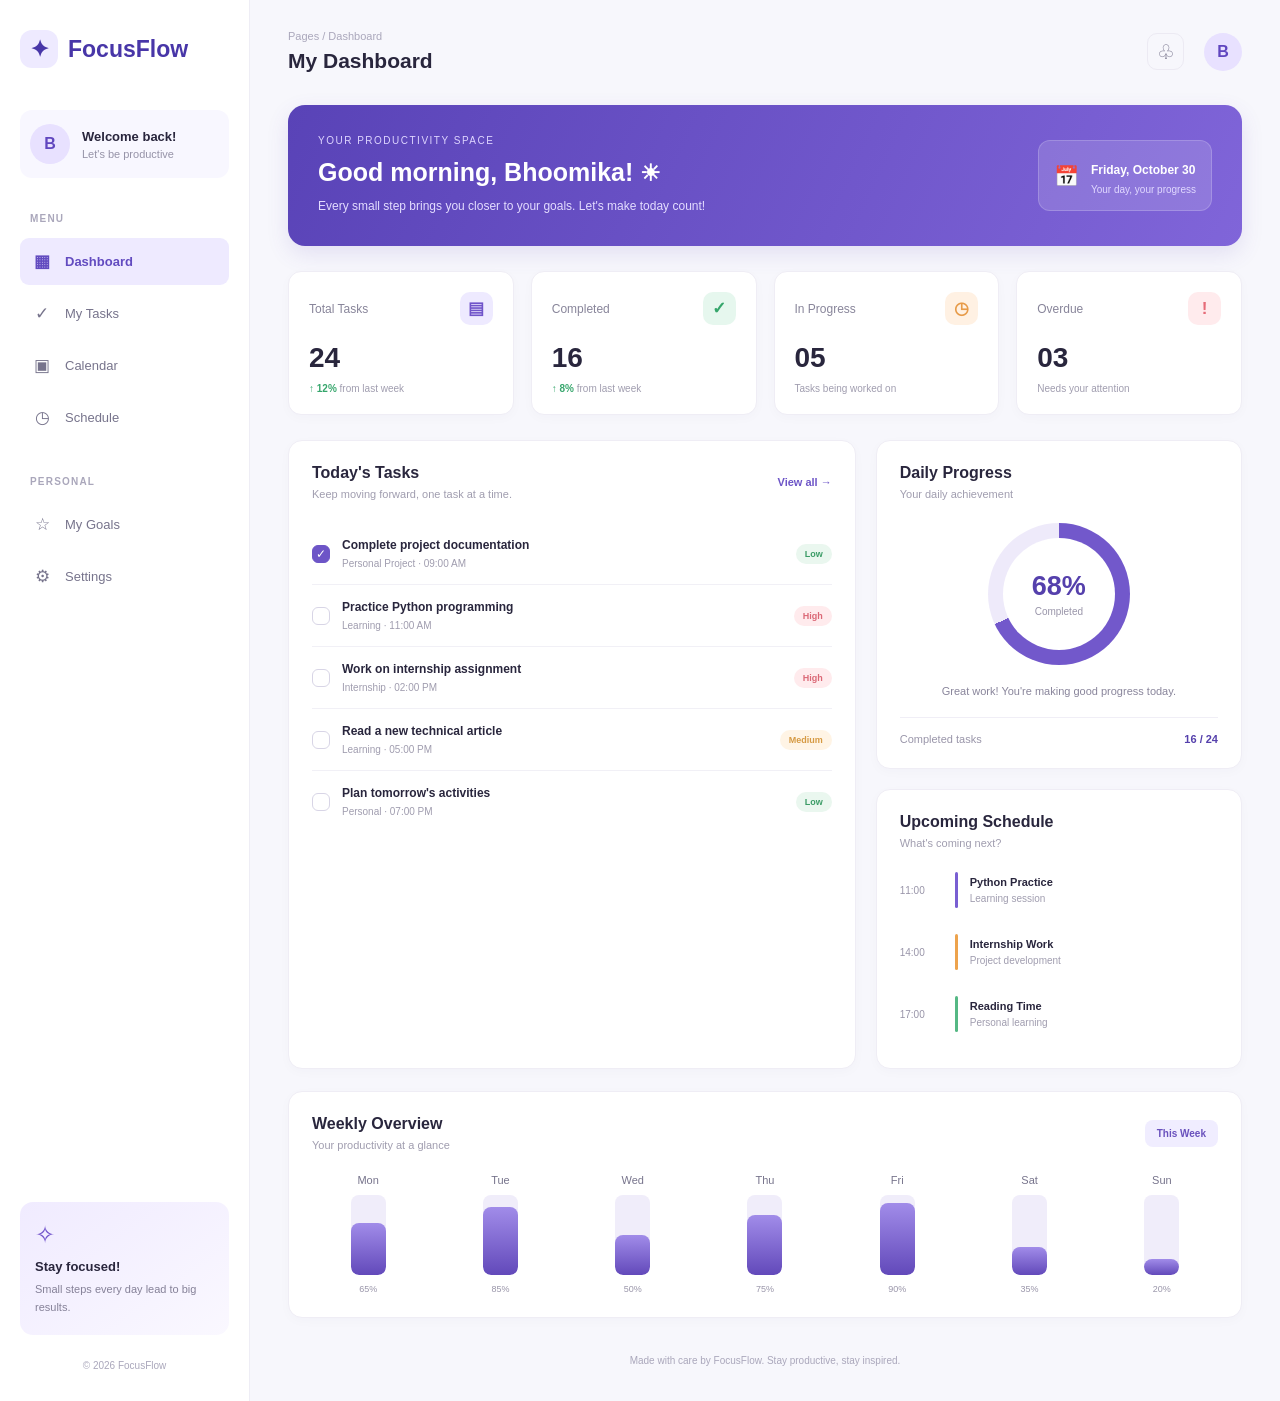
<file: Week-1/index.html>
<!DOCTYPE html>
<html lang="en">
<head>
    <meta charset="UTF-8">
    <meta name="viewport" content="width=device-width, initial-scale=1.0">
    <meta name="description" content="FocusFlow - Your personal productivity dashboard">
    <title>FocusFlow | Productivity Dashboard</title>
    <link rel="stylesheet" href="style.css">
</head>

<body>

    <div class="dashboard">

        <!-- Sidebar -->
        <aside class="sidebar">
            <div class="logo">
                <span class="logo-icon">✦</span>
                <span>FocusFlow</span>
            </div>

            <div class="profile">
                <div class="avatar">B</div>
                <div>
                    <h3>Welcome back!</h3>
                    <p>Let's be productive</p>
                </div>
            </div>

            <nav class="navigation">
                <p class="nav-heading">MENU</p>

                <a href="#" class="nav-link active">
                    <span>▦</span> Dashboard
                </a>

                <a href="#" class="nav-link">
                    <span>✓</span> My Tasks
                </a>

                <a href="#" class="nav-link">
                    <span>▣</span> Calendar
                </a>

                <a href="#" class="nav-link">
                    <span>◷</span> Schedule
                </a>

                <p class="nav-heading second-heading">PERSONAL</p>

                <a href="#" class="nav-link">
                    <span>☆</span> My Goals
                </a>

                <a href="#" class="nav-link">
                    <span>⚙</span> Settings
                </a>
            </nav>

            <div class="sidebar-bottom">
                <div class="upgrade-card">
                    <div class="upgrade-icon">✧</div>
                    <h3>Stay focused!</h3>
                    <p>Small steps every day lead to big results.</p>
                </div>

                <p class="sidebar-footer">© 2026 FocusFlow</p>
            </div>
        </aside>


        <!-- Main Content -->
        <main class="main-content">

            <!-- Top Header -->
            <header class="topbar">
                <div>
                    <p class="breadcrumb">Pages / Dashboard</p>
                    <h2>My Dashboard</h2>
                </div>

                <div class="topbar-right">
                    <div class="notification">♧</div>
                    <div class="user-avatar">B</div>
                </div>
            </header>


            <!-- Welcome Section -->
            <section class="welcome-section">
                <div>
                    <p class="welcome-label">YOUR PRODUCTIVITY SPACE</p>
                    <h1>Good morning, Bhoomika! <span>☀</span></h1>
                    <p class="welcome-text">
                        Every small step brings you closer to your goals.
                        Let's make today count!
                    </p>
                </div>

                <div class="date-card">
                    <span>📅</span>
                    <div>
                        <strong>Friday, October 30</strong>
                        <p>Your day, your progress</p>
                    </div>
                </div>
            </section>


            <!-- Statistics Cards -->
            <section class="stats-grid">

                <article class="stat-card">
                    <div class="stat-top">
                        <span>Total Tasks</span>
                        <span class="stat-icon purple">▤</span>
                    </div>
                    <h2>24</h2>
                    <p><strong>↑ 12%</strong> from last week</p>
                </article>

                <article class="stat-card">
                    <div class="stat-top">
                        <span>Completed</span>
                        <span class="stat-icon green">✓</span>
                    </div>
                    <h2>16</h2>
                    <p><strong>↑ 8%</strong> from last week</p>
                </article>

                <article class="stat-card">
                    <div class="stat-top">
                        <span>In Progress</span>
                        <span class="stat-icon orange">◷</span>
                    </div>
                    <h2>05</h2>
                    <p>Tasks being worked on</p>
                </article>

                <article class="stat-card">
                    <div class="stat-top">
                        <span>Overdue</span>
                        <span class="stat-icon red">!</span>
                    </div>
                    <h2>03</h2>
                    <p>Needs your attention</p>
                </article>

            </section>


            <!-- Main Dashboard Grid -->
            <div class="content-grid">

                <!-- Tasks -->
                <section class="panel tasks-panel">

                    <div class="section-heading">
                        <div>
                            <h2>Today's Tasks</h2>
                            <p>Keep moving forward, one task at a time.</p>
                        </div>
                        <a href="#" class="view-all">View all →</a>
                    </div>

                    <div class="task-item">
                        <div class="task-check completed">✓</div>
                        <div class="task-info">
                            <h3>Complete project documentation</h3>
                            <p>Personal Project · 09:00 AM</p>
                        </div>
                        <span class="priority low">Low</span>
                    </div>

                    <div class="task-item">
                        <div class="task-check"></div>
                        <div class="task-info">
                            <h3>Practice Python programming</h3>
                            <p>Learning · 11:00 AM</p>
                        </div>
                        <span class="priority high">High</span>
                    </div>

                    <div class="task-item">
                        <div class="task-check"></div>
                        <div class="task-info">
                            <h3>Work on internship assignment</h3>
                            <p>Internship · 02:00 PM</p>
                        </div>
                        <span class="priority high">High</span>
                    </div>

                    <div class="task-item">
                        <div class="task-check"></div>
                        <div class="task-info">
                            <h3>Read a new technical article</h3>
                            <p>Learning · 05:00 PM</p>
                        </div>
                        <span class="priority medium">Medium</span>
                    </div>

                    <div class="task-item last-task">
                        <div class="task-check"></div>
                        <div class="task-info">
                            <h3>Plan tomorrow's activities</h3>
                            <p>Personal · 07:00 PM</p>
                        </div>
                        <span class="priority low">Low</span>
                    </div>

                </section>


                <!-- Right Column -->
                <div class="right-column">

                    <section class="panel progress-panel">
                        <div class="section-heading">
                            <div>
                                <h2>Daily Progress</h2>
                                <p>Your daily achievement</p>
                            </div>
                        </div>

                        <div class="progress-circle">
                            <div class="progress-inner">
                                <h2>68%</h2>
                                <p>Completed</p>
                            </div>
                        </div>

                        <p class="progress-message">
                            Great work! You're making good progress today.
                        </p>

                        <div class="progress-details">
                            <span>Completed tasks</span>
                            <strong>16 / 24</strong>
                        </div>
                    </section>


                    <section class="panel schedule-panel">
                        <div class="section-heading">
                            <div>
                                <h2>Upcoming Schedule</h2>
                                <p>What's coming next?</p>
                            </div>
                        </div>

                        <div class="schedule-item">
                            <div class="schedule-time">11:00</div>
                            <div class="schedule-line purple-line"></div>
                            <div>
                                <h3>Python Practice</h3>
                                <p>Learning session</p>
                            </div>
                        </div>

                        <div class="schedule-item">
                            <div class="schedule-time">14:00</div>
                            <div class="schedule-line orange-line"></div>
                            <div>
                                <h3>Internship Work</h3>
                                <p>Project development</p>
                            </div>
                        </div>

                        <div class="schedule-item">
                            <div class="schedule-time">17:00</div>
                            <div class="schedule-line green-line"></div>
                            <div>
                                <h3>Reading Time</h3>
                                <p>Personal learning</p>
                            </div>
                        </div>
                    </section>

                </div>
            </div>


            <!-- Bottom Section -->
            <section class="panel weekly-panel">
                <div class="section-heading">
                    <div>
                        <h2>Weekly Overview</h2>
                        <p>Your productivity at a glance</p>
                    </div>
                    <span class="week-label">This Week</span>
                </div>

                <div class="weekly-progress">
                    <div class="day-progress">
                        <span>Mon</span>
                        <div class="bar"><div style="height: 65%"></div></div>
                        <small>65%</small>
                    </div>

                    <div class="day-progress">
                        <span>Tue</span>
                        <div class="bar"><div style="height: 85%"></div></div>
                        <small>85%</small>
                    </div>

                    <div class="day-progress">
                        <span>Wed</span>
                        <div class="bar"><div style="height: 50%"></div></div>
                        <small>50%</small>
                    </div>

                    <div class="day-progress">
                        <span>Thu</span>
                        <div class="bar"><div style="height: 75%"></div></div>
                        <small>75%</small>
                    </div>

                    <div class="day-progress">
                        <span>Fri</span>
                        <div class="bar"><div style="height: 90%"></div></div>
                        <small>90%</small>
                    </div>

                    <div class="day-progress">
                        <span>Sat</span>
                        <div class="bar"><div style="height: 35%"></div></div>
                        <small>35%</small>
                    </div>

                    <div class="day-progress">
                        <span>Sun</span>
                        <div class="bar"><div style="height: 20%"></div></div>
                        <small>20%</small>
                    </div>
                </div>
            </section>

            <footer class="footer">
                Made with care by FocusFlow. Stay productive, stay inspired.
            </footer>

        </main>
    </div>

</body>
</html>
</file>
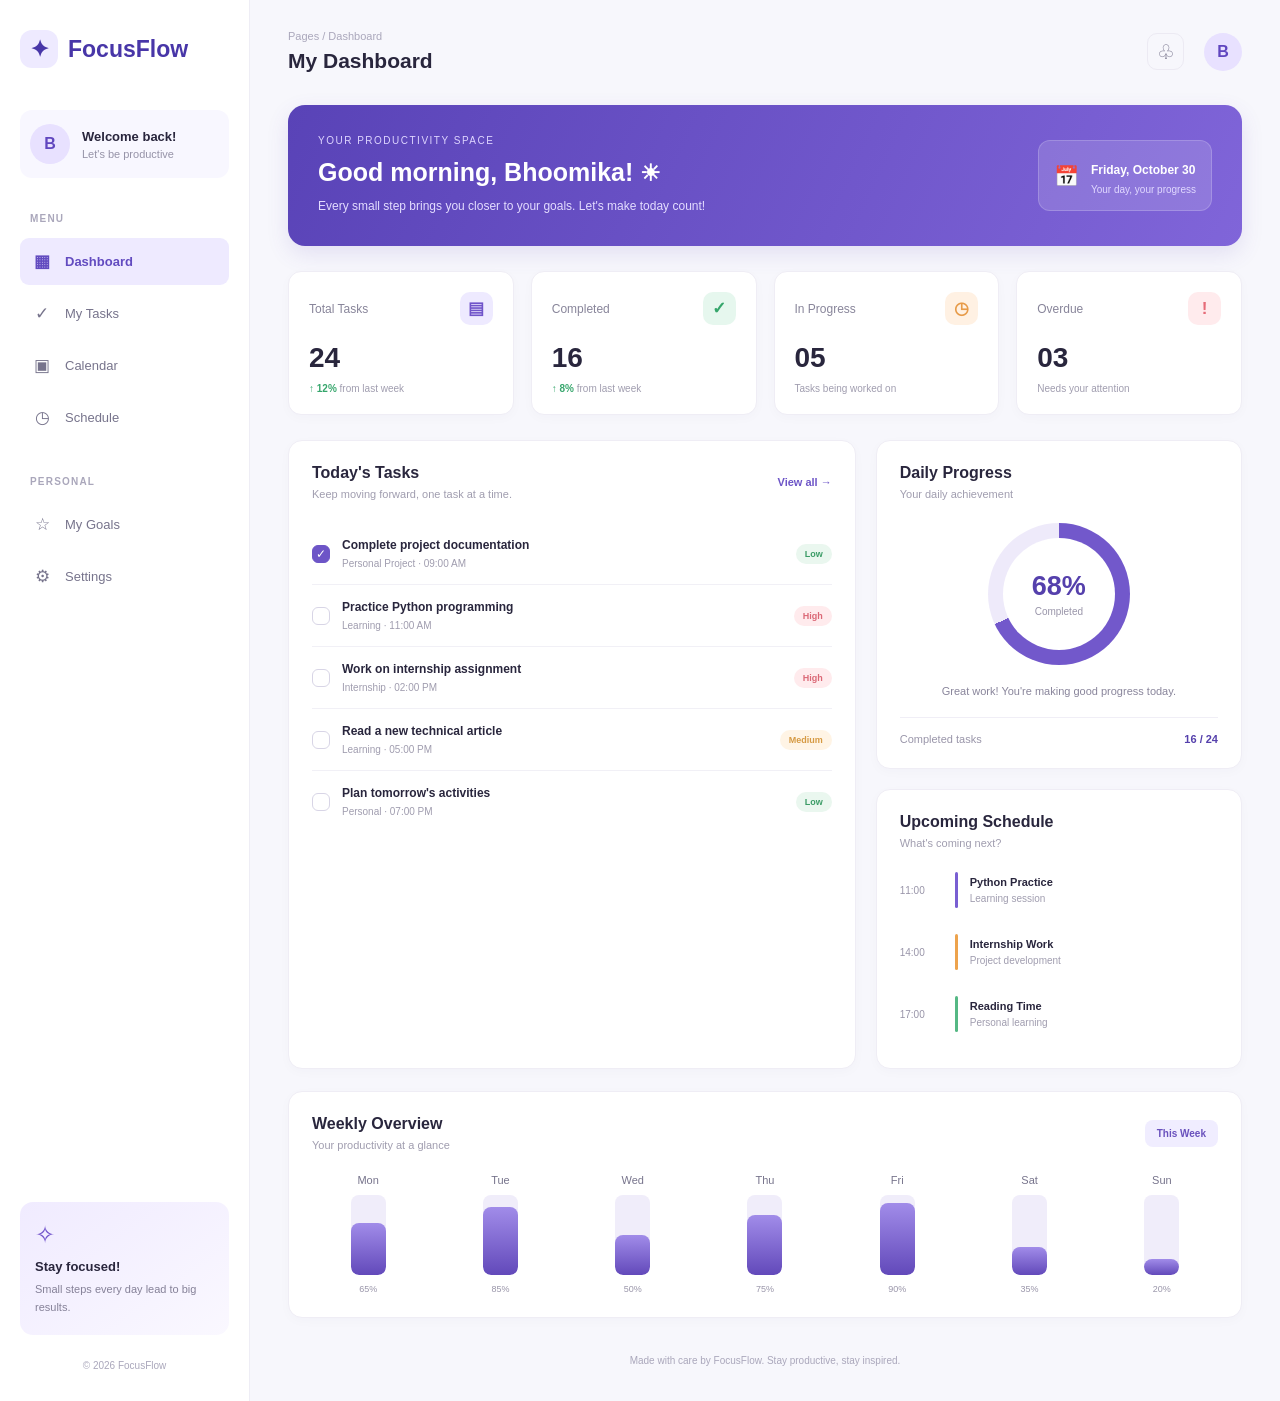
<file: Week-2/index.html>
<!DOCTYPE html>
<html lang="en">
<head>
    <meta charset="UTF-8">
    <meta name="viewport" content="width=device-width, initial-scale=1.0">
    <meta name="description" content="FocusFlow - Your personal productivity dashboard">
    <title>FocusFlow | Productivity Dashboard</title>
    <link rel="stylesheet" href="style.css">
</head>

<body>

    <div class="dashboard">

        <!-- Sidebar -->
        <aside class="sidebar">
            <div class="logo">
                <span class="logo-icon">✦</span>
                <span>FocusFlow</span>
            </div>

            <div class="profile">
                <div class="avatar">B</div>
                <div>
                    <h3>Welcome back!</h3>
                    <p>Let's be productive</p>
                </div>
            </div>

            <nav class="navigation">
                <p class="nav-heading">MENU</p>

                <a href="#" class="nav-link active">
                    <span>▦</span> Dashboard
                </a>

                <a href="#" class="nav-link">
                    <span>✓</span> My Tasks
                </a>

                <a href="#" class="nav-link">
                    <span>▣</span> Calendar
                </a>

                <a href="#" class="nav-link">
                    <span>◷</span> Schedule
                </a>

                <p class="nav-heading second-heading">PERSONAL</p>

                <a href="#" class="nav-link">
                    <span>☆</span> My Goals
                </a>

                <a href="#" class="nav-link">
                    <span>⚙</span> Settings
                </a>
            </nav>

            <div class="sidebar-bottom">
                <div class="upgrade-card">
                    <div class="upgrade-icon">✧</div>
                    <h3>Stay focused!</h3>
                    <p>Small steps every day lead to big results.</p>
                </div>

                <p class="sidebar-footer">© 2026 FocusFlow</p>
            </div>
        </aside>
        
         <!-- Main Content -->
        <main class="main-content">
        
<!-- Mobile Navigation -->
<nav class="mobile-nav" aria-label="Mobile navigation">
    <a href="#dashboard">Dashboard</a>
    <a href="#tasks">My Tasks</a>
    <a href="#calendar">Calendar</a>
    <a href="#schedule">Schedule</a>
    <a href="#goals">Goals</a>
    <a href="#settings">Settings</a>
</nav>


            <!-- Top Header -->
            <header class="topbar">
                <div>
                    <p class="breadcrumb">Pages / Dashboard</p>
                    <h2>My Dashboard</h2>
                </div>

                <div class="topbar-right">
                    <div class="notification">♧</div>
                    <div class="user-avatar">B</div>
                </div>
            </header>


            <!-- Welcome Section -->
            <section class="welcome-section">
                <div>
                    <p class="welcome-label">YOUR PRODUCTIVITY SPACE</p>
                    <h1>Good morning, Bhoomika! <span>☀</span></h1>
                    <p class="welcome-text">
                        Every small step brings you closer to your goals.
                        Let's make today count!
                    </p>
                </div>

                <div class="date-card">
                    <span>📅</span>
                    <div>
                        <strong>Friday, October 30</strong>
                        <p>Your day, your progress</p>
                    </div>
                </div>
            </section>


            <!-- Statistics Cards -->
            <section class="stats-grid">

                <article class="stat-card">
                    <div class="stat-top">
                        <span>Total Tasks</span>
                        <span class="stat-icon purple">▤</span>
                    </div>
                    <h2>24</h2>
                    <p><strong>↑ 12%</strong> from last week</p>
                </article>

                <article class="stat-card">
                    <div class="stat-top">
                        <span>Completed</span>
                        <span class="stat-icon green">✓</span>
                    </div>
                    <h2>16</h2>
                    <p><strong>↑ 8%</strong> from last week</p>
                </article>

                <article class="stat-card">
                    <div class="stat-top">
                        <span>In Progress</span>
                        <span class="stat-icon orange">◷</span>
                    </div>
                    <h2>05</h2>
                    <p>Tasks being worked on</p>
                </article>

                <article class="stat-card">
                    <div class="stat-top">
                        <span>Overdue</span>
                        <span class="stat-icon red">!</span>
                    </div>
                    <h2>03</h2>
                    <p>Needs your attention</p>
                </article>

            </section>


            <!-- Main Dashboard Grid -->
            <div class="content-grid">

                <!-- Tasks -->
                <section class="panel tasks-panel">

                    <div class="section-heading">
                        <div>
                            <h2>Today's Tasks</h2>
                            <p>Keep moving forward, one task at a time.</p>
                        </div>
                        <a href="#" class="view-all">View all →</a>
                    </div>

                    <div class="task-item">
                        <div class="task-check completed">✓</div>
                        <div class="task-info">
                            <h3>Complete project documentation</h3>
                            <p>Personal Project · 09:00 AM</p>
                        </div>
                        <span class="priority low">Low</span>
                    </div>

                    <div class="task-item">
                        <div class="task-check"></div>
                        <div class="task-info">
                            <h3>Practice Python programming</h3>
                            <p>Learning · 11:00 AM</p>
                        </div>
                        <span class="priority high">High</span>
                    </div>

                    <div class="task-item">
                        <div class="task-check"></div>
                        <div class="task-info">
                            <h3>Work on internship assignment</h3>
                            <p>Internship · 02:00 PM</p>
                        </div>
                        <span class="priority high">High</span>
                    </div>

                    <div class="task-item">
                        <div class="task-check"></div>
                        <div class="task-info">
                            <h3>Read a new technical article</h3>
                            <p>Learning · 05:00 PM</p>
                        </div>
                        <span class="priority medium">Medium</span>
                    </div>

                    <div class="task-item last-task">
                        <div class="task-check"></div>
                        <div class="task-info">
                            <h3>Plan tomorrow's activities</h3>
                            <p>Personal · 07:00 PM</p>
                        </div>
                        <span class="priority low">Low</span>
                    </div>

                </section>


                <!-- Right Column -->
                <div class="right-column">

                    <section class="panel progress-panel">
                        <div class="section-heading">
                            <div>
                                <h2>Daily Progress</h2>
                                <p>Your daily achievement</p>
                            </div>
                        </div>

                        <div class="progress-circle">
                            <div class="progress-inner">
                                <h2>68%</h2>
                                <p>Completed</p>
                            </div>
                        </div>

                        <p class="progress-message">
                            Great work! You're making good progress today.
                        </p>

                        <div class="progress-details">
                            <span>Completed tasks</span>
                            <strong>16 / 24</strong>
                        </div>
                    </section>


                    <section class="panel schedule-panel">
                        <div class="section-heading">
                            <div>
                                <h2>Upcoming Schedule</h2>
                                <p>What's coming next?</p>
                            </div>
                        </div>

                        <div class="schedule-item">
                            <div class="schedule-time">11:00</div>
                            <div class="schedule-line purple-line"></div>
                            <div>
                                <h3>Python Practice</h3>
                                <p>Learning session</p>
                            </div>
                        </div>

                        <div class="schedule-item">
                            <div class="schedule-time">14:00</div>
                            <div class="schedule-line orange-line"></div>
                            <div>
                                <h3>Internship Work</h3>
                                <p>Project development</p>
                            </div>
                        </div>

                        <div class="schedule-item">
                            <div class="schedule-time">17:00</div>
                            <div class="schedule-line green-line"></div>
                            <div>
                                <h3>Reading Time</h3>
                                <p>Personal learning</p>
                            </div>
                        </div>
                    </section>

                </div>
            </div>


            <!-- Bottom Section -->
            <section class="panel weekly-panel">
                <div class="section-heading">
                    <div>
                        <h2>Weekly Overview</h2>
                        <p>Your productivity at a glance</p>
                    </div>
                    <span class="week-label">This Week</span>
                </div>

                <div class="weekly-progress">
                    <div class="day-progress">
                        <span>Mon</span>
                        <div class="bar"><div style="height: 65%"></div></div>
                        <small>65%</small>
                    </div>

                    <div class="day-progress">
                        <span>Tue</span>
                        <div class="bar"><div style="height: 85%"></div></div>
                        <small>85%</small>
                    </div>

                    <div class="day-progress">
                        <span>Wed</span>
                        <div class="bar"><div style="height: 50%"></div></div>
                        <small>50%</small>
                    </div>

                    <div class="day-progress">
                        <span>Thu</span>
                        <div class="bar"><div style="height: 75%"></div></div>
                        <small>75%</small>
                    </div>

                    <div class="day-progress">
                        <span>Fri</span>
                        <div class="bar"><div style="height: 90%"></div></div>
                        <small>90%</small>
                    </div>

                    <div class="day-progress">
                        <span>Sat</span>
                        <div class="bar"><div style="height: 35%"></div></div>
                        <small>35%</small>
                    </div>

                    <div class="day-progress">
                        <span>Sun</span>
                        <div class="bar"><div style="height: 20%"></div></div>
                        <small>20%</small>
                    </div>
                </div>
            </section>

            <footer class="footer">
                Made with care by FocusFlow. Stay productive, stay inspired.
            </footer>

        </main>
    </div>

</body>
</html>
</file>
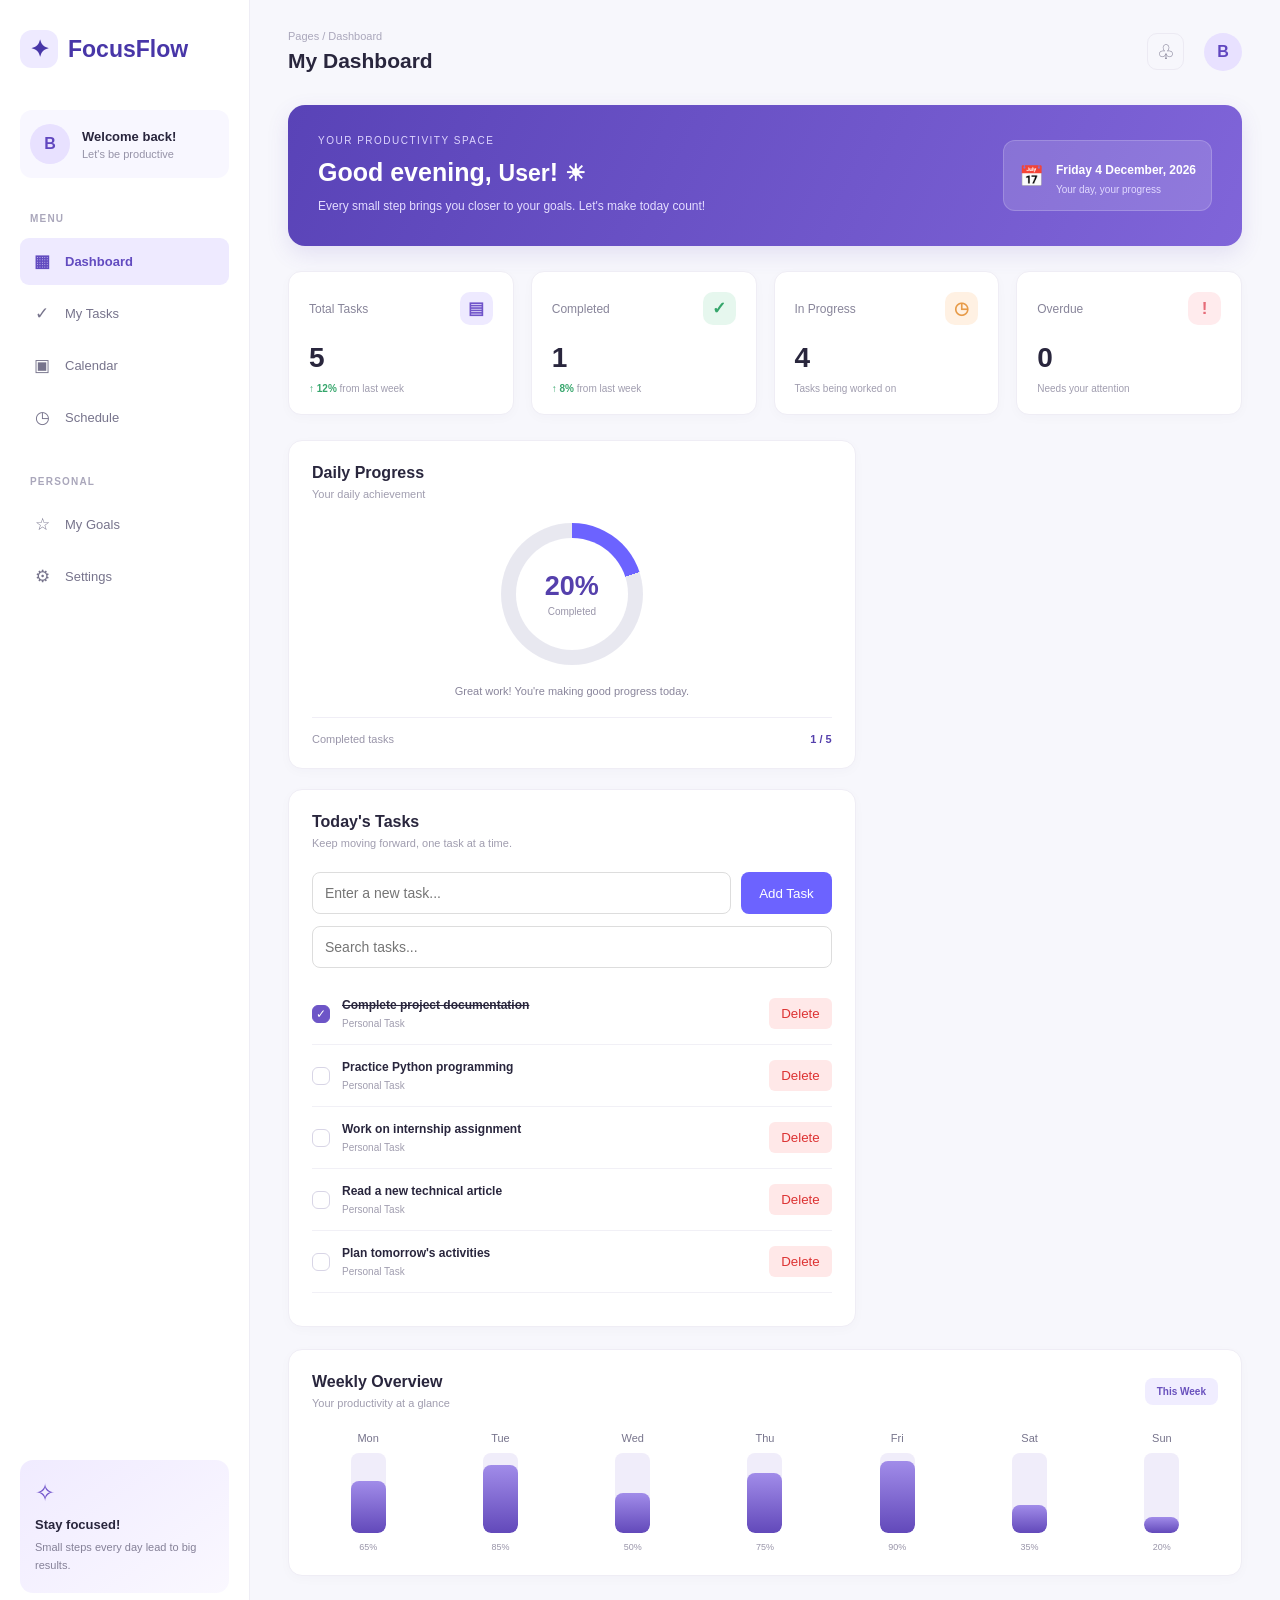
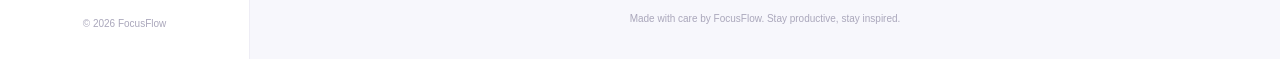
<file: Week-3/index.html>
<!DOCTYPE html>
<html lang="en">
<head>
    <meta charset="UTF-8">
    <meta name="viewport" content="width=device-width, initial-scale=1.0">
    <meta name="description" content="FocusFlow - Your personal productivity dashboard">
    <title>FocusFlow | Productivity Dashboard</title>
    <link rel="stylesheet" href="style.css">
</head>

<body>

    <div class="dashboard">

        <!-- Sidebar -->
        <aside class="sidebar">
            <div class="logo">
                <span class="logo-icon">✦</span>
                <span>FocusFlow</span>
            </div>

            <div class="profile">
                <div class="avatar">B</div>
                <div>
                    <h3>Welcome back!</h3>
                    <p>Let's be productive</p>
                </div>
            </div>

            <nav class="navigation">
                <p class="nav-heading">MENU</p>

                <a href="#" class="nav-link active">
                    <span>▦</span> Dashboard
                </a>

                <a href="#" class="nav-link">
                    <span>✓</span> My Tasks
                </a>

                <a href="#" class="nav-link">
                    <span>▣</span> Calendar
                </a>

                <a href="#" class="nav-link">
                    <span>◷</span> Schedule
                </a>

                <p class="nav-heading second-heading">PERSONAL</p>

                <a href="#" class="nav-link">
                    <span>☆</span> My Goals
                </a>

                <a href="#" class="nav-link">
                    <span>⚙</span> Settings
                </a>
            </nav>

            <div class="sidebar-bottom">
                <div class="upgrade-card">
                    <div class="upgrade-icon">✧</div>
                    <h3>Stay focused!</h3>
                    <p>Small steps every day lead to big results.</p>
                </div>

                <p class="sidebar-footer">© 2026 FocusFlow</p>
            </div>
        </aside>
        
         <!-- Main Content -->
        <main class="main-content">
        
<!-- Mobile Navigation -->
<nav class="mobile-nav" aria-label="Mobile navigation">
    <a href="#dashboard">Dashboard</a>
    <a href="#tasks">My Tasks</a>
    <a href="#calendar">Calendar</a>
    <a href="#schedule">Schedule</a>
    <a href="#goals">Goals</a>
    <a href="#settings">Settings</a>
</nav>


            <!-- Top Header -->
            <header class="topbar">
                <div>
                    <p class="breadcrumb">Pages / Dashboard</p>
                    <h2>My Dashboard</h2>
                </div>

                <div class="topbar-right">
                    <div class="notification">♧</div>
                    <div class="user-avatar">B</div>
                </div>
            </header>


            
<!-- Welcome Section -->
<section class="welcome-section">
    <div>
        <p class="welcome-label">YOUR PRODUCTIVITY SPACE</p>
        <h1>Good morning, <span id="userName">User</span>! <span>☀</span></h1>
        <p class="welcome-text">
            Every small step brings you closer to your goals.
            Let's make today count!
        </p>
    </div>

    <div class="date-card">
        <span>📅</span>
        <div>
            <strong id="currentDate"></strong>
            <p>Your day, your progress</p>
        </div>
    </div>
</section>



            <!-- Statistics Cards -->
            <section class="stats-grid">

                <article class="stat-card">
                    <div class="stat-top">
                        <span>Total Tasks</span>
                        <span class="stat-icon purple">▤</span>
                    </div>
                    <h2 id="totalTasks">5</h2>
                    <p><strong>↑ 12%</strong> from last week</p>
                </article>

                <article class="stat-card">
                    <div class="stat-top">
                        <span>Completed</span>
                        <span class="stat-icon green">✓</span>
                    </div>
                    <h2 id="completedTasks">1</h2>
                    <p><strong>↑ 8%</strong> from last week</p>
                </article>

                <article class="stat-card">
                    <div class="stat-top">
                        <span>In Progress</span>
                        <span class="stat-icon orange">◷</span>
                    </div>
                    <h2 id="inProgressTasks">4</h2>
                    <p>Tasks being worked on</p>
                </article>

                <article class="stat-card">
                    <div class="stat-top">
                        <span>Overdue</span>
                        <span class="stat-icon red">!</span>
                    </div>
                    <h2 id="overdueTasks">0</h2>
                    <p>Needs your attention</p>
                </article>

            </section>


            <!-- Main Dashboard Grid -->
            <div class="content-grid">


                <!-- Right Column -->
                <div class="right-column">

                    <section class="panel progress-panel">
                        <div class="section-heading">
                            <div>
                                <h2>Daily Progress</h2>
                                <p>Your daily achievement</p>
                            </div>
                        </div>

                        <div class="progress-circle">
                            <div class="progress-inner">
                                <h2>68%</h2>
                                <p>Completed</p>
                            </div>
                        </div>

                        <p class="progress-message">
                            Great work! You're making good progress today.
                        </p>

                        <div class="progress-details">
                            <span>Completed tasks</span>
                            <strong>16 / 24</strong>
                        </div>
                    </section>


                    
<section class="panel tasks-panel">

    <div class="section-heading">
        <div>
            <h2>Today's Tasks</h2>
            <p>Keep moving forward, one task at a time.</p>
        </div>
    </div>

    <!-- Add Task Form -->
    <form id="taskForm" class="task-form">
        <input
            type="text"
            id="taskInput"
            placeholder="Enter a new task..."
            required
        />
        <button type="submit">Add Task</button>
    </form>

    <!-- Search Tasks -->
    <input
        type="text"
        id="searchInput"
        placeholder="Search tasks..."
        class="search-input"
    />

    <!-- Task List -->
    <div id="taskList"></div>

    <p id="taskMessage" class="task-message"></p>

</section>


                </div>
            </div>


            <!-- Bottom Section -->
            <section class="panel weekly-panel">
                <div class="section-heading">
                    <div>
                        <h2>Weekly Overview</h2>
                        <p>Your productivity at a glance</p>
                    </div>
                    <span class="week-label">This Week</span>
                </div>

                <div class="weekly-progress">
                    <div class="day-progress">
                        <span>Mon</span>
                        <div class="bar"><div style="height: 65%"></div></div>
                        <small>65%</small>
                    </div>

                    <div class="day-progress">
                        <span>Tue</span>
                        <div class="bar"><div style="height: 85%"></div></div>
                        <small>85%</small>
                    </div>

                    <div class="day-progress">
                        <span>Wed</span>
                        <div class="bar"><div style="height: 50%"></div></div>
                        <small>50%</small>
                    </div>

                    <div class="day-progress">
                        <span>Thu</span>
                        <div class="bar"><div style="height: 75%"></div></div>
                        <small>75%</small>
                    </div>

                    <div class="day-progress">
                        <span>Fri</span>
                        <div class="bar"><div style="height: 90%"></div></div>
                        <small>90%</small>
                    </div>

                    <div class="day-progress">
                        <span>Sat</span>
                        <div class="bar"><div style="height: 35%"></div></div>
                        <small>35%</small>
                    </div>

                    <div class="day-progress">
                        <span>Sun</span>
                        <div class="bar"><div style="height: 20%"></div></div>
                        <small>20%</small>
                    </div>
                </div>
            </section>

            <footer class="footer">
                Made with care by FocusFlow. Stay productive, stay inspired.
            </footer>

        </main>
    </div>
<script src="script.js"></script>
</body>
</html>
</file>
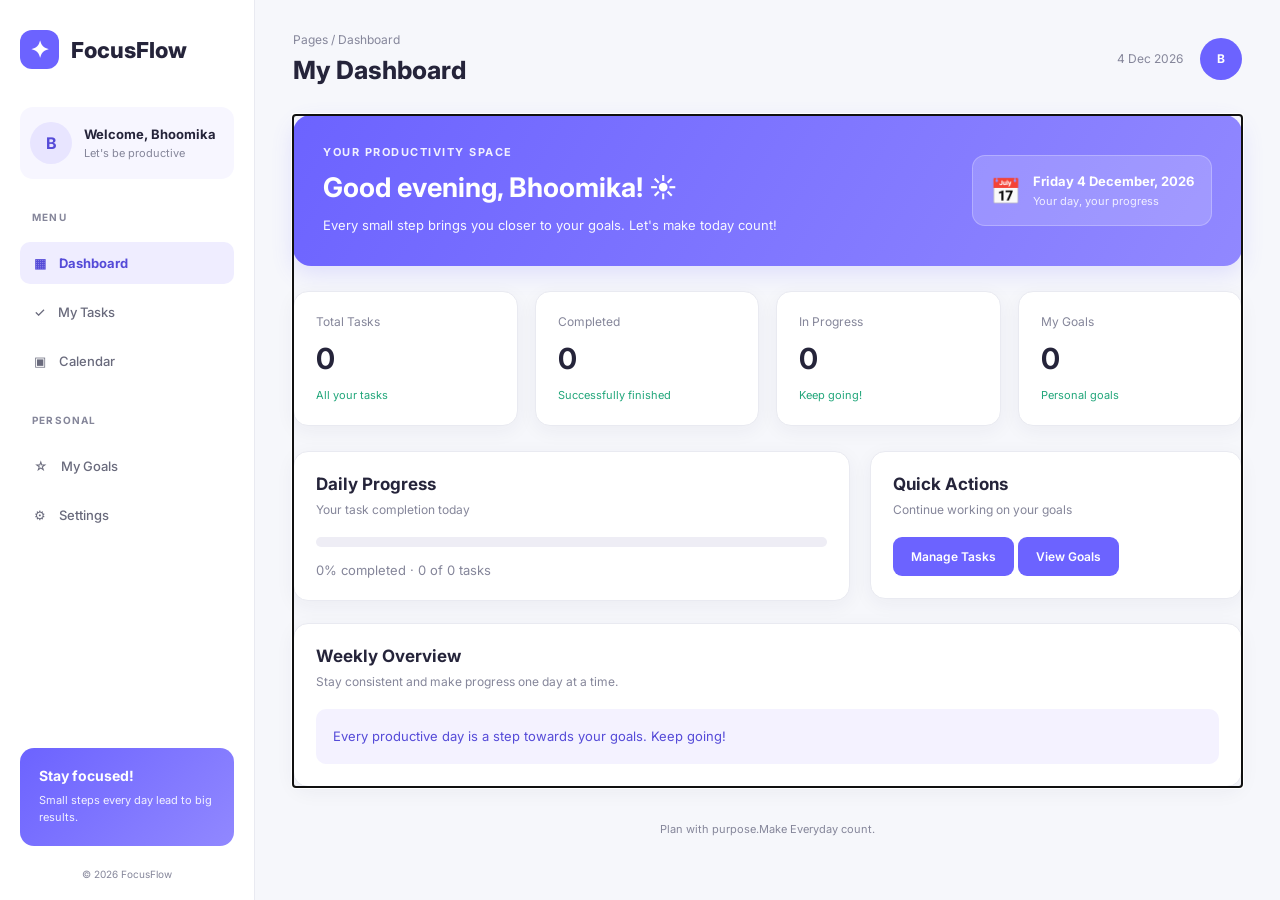
<file: Week-5/index.html>
<!DOCTYPE html>
<html lang="en">
<head>
    <meta charset="UTF-8">
    <meta name="viewport" content="width=device-width, initial-scale=1.0">
    <meta name="description" content="FocusFlow - Your personal productivity application">
    <title>FocusFlow | Productivity Dashboard</title>
    <link rel="stylesheet" href="style.css">
    <script src="script.js" defer></script>
</head>
<body>

    <div class="app-container">

        <!-- Sidebar -->
        <aside class="sidebar">
            <div class="logo">
                <span class="logo-icon">✦</span>
                <span>FocusFlow</span>
            </div>

            <div class="profile">
                <div class="avatar" id="userAvatar">B</div>
                <div>
                    <h3 id="sidebarUserName">Welcome back!</h3>
                    <p>Let's be productive</p>
                </div>
            </div>

            <nav class="navigation" aria-label="Main navigation">
                <p class="nav-heading">MENU</p>

                <a href="#dashboard" class="nav-link active" data-route="dashboard" aria-current="page">
                    ▦ <span>Dashboard</span>
                </a>

                <a href="#tasks" class="nav-link" data-route="tasks">
                    ✓ <span>My Tasks</span>
                </a>

                <a href="#calendar" class="nav-link" data-route="calendar">
                    ▣ <span>Calendar</span>
                </a>

                <p class="nav-heading">PERSONAL</p>

                <a href="#goals" class="nav-link" data-route="goals">
                    ☆ <span>My Goals</span>
                </a>

                <a href="#settings" class="nav-link" data-route="settings">
                    ⚙ <span>Settings</span>
                </a>
            </nav>

            <div class="sidebar-bottom">
                <div class="upgrade-card">
                    <h3>Stay focused!</h3>
                    <p>Small steps every day lead to big results.</p>
                </div>
                <p class="sidebar-footer">© 2026 FocusFlow</p>
            </div>
        </aside>

        <!-- Main application area -->
        <main class="main-content">

            <header class="topbar">
                <div>
                    <p class="breadcrumb">Pages / <span id="currentPage">Dashboard</span></p>
                    <h1 id="pageTitle">My Dashboard</h1>
                </div>

                <div class="topbar-right">
                    <span id="currentDate"></span>
                    <div class="user-avatar" id="topAvatar" aria-hidden="true">B</div>
                </div>
            </header>

            <!-- JavaScript dynamically renders page content here -->
            <section id="appContent" aria-live="polite" tabindex="-1">
                <div class="loading-message">Loading FocusFlow...</div>
            </section>

            <footer class="footer">
                Plan with purpose.Make Everyday count.
            </footer>

        </main>
    </div>

</body>
</html>
</file>
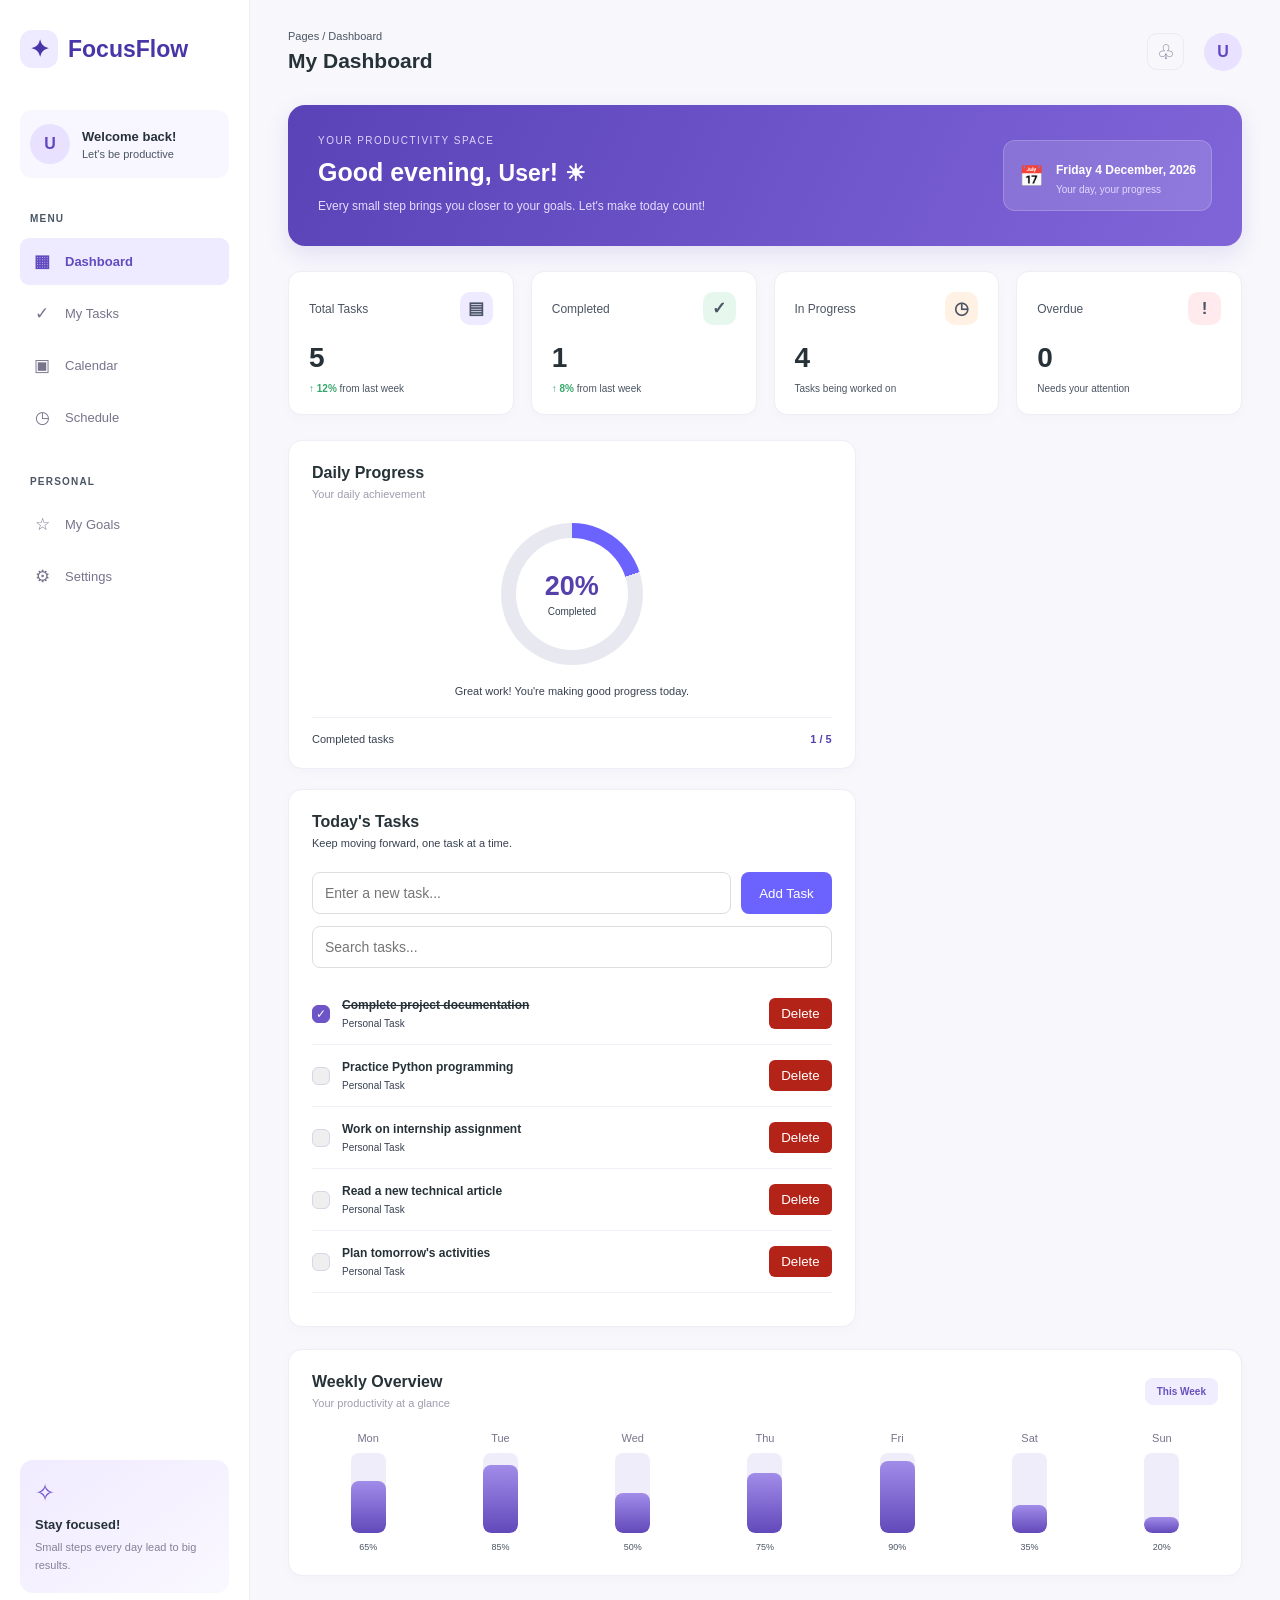
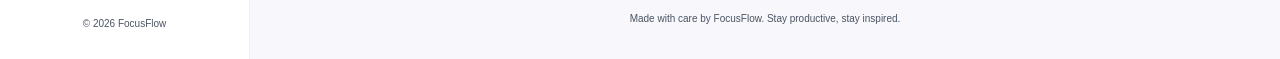
<file: Week-4/index .html>
<!DOCTYPE html>
<html lang="en">
<head>
    <meta charset="UTF-8">
    <meta name="viewport" content="width=device-width, initial-scale=1.0">
    <meta name="description" content="FocusFlow - Your personal productivity dashboard">
    <title>FocusFlow | Productivity Dashboard</title>
    <link rel="stylesheet" href="style.css">
</head>

<body>

    <div class="dashboard">

        
<!-- Sidebar -->
<aside class="sidebar" aria-label="Main sidebar">

    <div class="logo">
        <span class="logo-icon" aria-hidden="true">✦</span>
        <span>FocusFlow</span>
    </div>

    <div class="profile">
        <div class="avatar" id="userAvatar" aria-hidden="true">B</div>
        <div>
            <h3>Welcome back!</h3>
            <p>Let's be productive</p>
        </div>
    </div>

    <nav class="navigation" aria-label="Main navigation">
        <p class="nav-heading">MENU</p>

        <a href="#" class="nav-link active" aria-current="page">
            <span aria-hidden="true">▦</span> Dashboard
        </a>

        <a href="#tasks" class="nav-link">
            <span aria-hidden="true">✓</span> My Tasks
        </a>

        <a href="#calendar" class="nav-link">
            <span aria-hidden="true">▣</span> Calendar
        </a>

        <a href="#schedule" class="nav-link">
            <span aria-hidden="true">◷</span> Schedule
        </a>

        <p class="nav-heading second-heading">PERSONAL</p>

        <a href="#goals" class="nav-link">
            <span aria-hidden="true">☆</span> My Goals
        </a>

        <a href="#settings" class="nav-link">
            <span aria-hidden="true">⚙</span> Settings
        </a>
    </nav>

    <div class="sidebar-bottom">
        <div class="upgrade-card">
            <div class="upgrade-icon" aria-hidden="true">✧</div>
            <h3>Stay focused!</h3>
            <p>Small steps every day lead to big results.</p>
        </div>

        <p class="sidebar-footer">© 2026 FocusFlow</p>
    </div>

</aside>

        
         <!-- Main Content -->
        <main class="main-content" id="dashboard">
        
<!-- Mobile Navigation -->
<nav class="mobile-nav" aria-label="Mobile navigation">
    <a href="#dashboard">Dashboard</a>
    <a href="#tasks">My Tasks</a>
    <a href="#calendar">Calendar</a>
    <a href="#schedule">Schedule</a>
    <a href="#goals">Goals</a>
    <a href="#settings">Settings</a>
</nav>


            <!-- Top Header -->
            <header class="topbar">
                <div>
                    <p class="breadcrumb">Pages / Dashboard</p>
                    <h2>My Dashboard</h2>
                </div>

                <div class="topbar-right">
                    <div class="notification" aria-hidden="true">♧</div>
                    <div class="user-avatar" id="topUserAvatar" aria-hidden="true">B</div>
                </div>
            </header>


            
<!-- Welcome Section -->
<section class="welcome-section">
    <div>
        <p class="welcome-label">YOUR PRODUCTIVITY SPACE</p>
        <h1>Good morning, <span id="userName">User</span>!   <span aria-hidden="true">☀</span></h1>
        <p class="welcome-text">
            Every small step brings you closer to your goals.
            Let's make today count!
        </p>
    </div>

    <div class="date-card">
        <span aria-hidden="true">📅</span>
        <div>
            <strong id="currentDate"></strong>
            <p>Your day, your progress</p>
        </div>
    </div>
</section>



            <!-- Statistics Cards -->
            <section class="stats-grid">

                <article class="stat-card">
                    <div class="stat-top">
                        <span>Total Tasks</span>
                        <span class="stat-icon purple">▤</span>
                    </div>
                    <h2 id="totalTasks">5</h2>
                    <p><strong>↑ 12%</strong> from last week</p>
                </article>

                <article class="stat-card">
                    <div class="stat-top">
                        <span>Completed</span>
                        <span class="stat-icon green">✓</span>
                    </div>
                    <h2 id="completedTasks">1</h2>
                    <p><strong>↑ 8%</strong> from last week</p>
                </article>

                <article class="stat-card">
                    <div class="stat-top">
                        <span>In Progress</span>
                        <span class="stat-icon orange">◷</span>
                    </div>
                    <h2 id="inProgressTasks">4</h2>
                    <p>Tasks being worked on</p>
                </article>

                <article class="stat-card">
                    <div class="stat-top">
                        <span>Overdue</span>
                        <span class="stat-icon red">!</span>
                    </div>
                    <h2 id="overdueTasks">0</h2>
                    <p>Needs your attention</p>
                </article>

            </section>


            <!-- Main Dashboard Grid -->
            <div class="content-grid">


                <!-- Right Column -->
                <div class="right-column">

                    <section class="panel progress-panel">
                        <div class="section-heading">
                            <div>
                                <h2>Daily Progress</h2>
                                <p>Your daily achievement</p>
                            </div>
                        </div>

                        <div class="progress-circle"
                        role="progressbar"
                        aria-label="Daily task completion"
                        aria-valuemin="0"
                        aria-valuemax="100"
                        aria-valuenow="20">
                            <div class="progress-inner">
                                <h2>68%</h2>
                                <p>Completed</p>
                            </div>
                        </div>

                        <p class="progress-message">
                            Great work! You're making good progress today.
                        </p>

                        <div class="progress-details">
                            <span>Completed tasks</span>
                            <strong>16 / 24</strong>
                        </div>
                    </section>


                    
<section class="panel tasks-panel">

    <div class="section-heading">
        <div>
            <h2>Today's Tasks</h2>
            <p>Keep moving forward, one task at a time.</p>
        </div>
    </div>

    <!-- Add Task Form -->
    <form id="taskForm" class="task-form">
    <label for="taskInput" class="visually-hidden">Enter a new task</label>
    <input
        type="text"
        id="taskInput"
        placeholder="Enter a new task..."
        required
    />
    <button type="submit">Add Task</button>
</form>

    <!-- Search Tasks -->
    <label for="searchInput" class="visually-hidden">Search tasks</label>
<input
    type="text"
    id="searchInput"
    placeholder="Search tasks..."
    class="search-input"
/>

    <!-- Task List -->
    <div id="taskList" aria-live="polite"></div>
<p id="taskMessage" class="task-message" role="status" aria-live="polite"></p>

</section>


                </div>
            </div>


            <!-- Bottom Section -->
            <section class="panel weekly-panel">
                <div class="section-heading">
                    <div>
                        <h2>Weekly Overview</h2>
                        <p>Your productivity at a glance</p>
                    </div>
                    <span class="week-label">This Week</span>
                </div>

                <div class="weekly-progress">
                    <div class="day-progress">
                        <span>Mon</span>
                        <div class="bar"><div style="height: 65%"></div></div>
                        <small>65%</small>
                    </div>

                    <div class="day-progress">
                        <span>Tue</span>
                        <div class="bar"><div style="height: 85%"></div></div>
                        <small>85%</small>
                    </div>

                    <div class="day-progress">
                        <span>Wed</span>
                        <div class="bar"><div style="height: 50%"></div></div>
                        <small>50%</small>
                    </div>

                    <div class="day-progress">
                        <span>Thu</span>
                        <div class="bar"><div style="height: 75%"></div></div>
                        <small>75%</small>
                    </div>

                    <div class="day-progress">
                        <span>Fri</span>
                        <div class="bar"><div style="height: 90%"></div></div>
                        <small>90%</small>
                    </div>

                    <div class="day-progress">
                        <span>Sat</span>
                        <div class="bar"><div style="height: 35%"></div></div>
                        <small>35%</small>
                    </div>

                    <div class="day-progress">
                        <span>Sun</span>
                        <div class="bar"><div style="height: 20%"></div></div>
                        <small>20%</small>
                    </div>
                </div>
            </section>

            <footer class="footer">
                Made with care by FocusFlow. Stay productive, stay inspired.
            </footer>

        </main>
    </div>
<script src="script.js"></script>
</body>
</html>
</file>
<file: Week-1/style.css>
/* ==============================
   FOCUSFLOW - PRODUCTIVITY DASHBOARD
   Week 1: Static Website
================================= */

/* Global Styles */
* {
    margin: 0;
    padding: 0;
    box-sizing: border-box;
}

body {
    font-family: "Segoe UI", Arial, sans-serif;
    background: #f7f7fc;
    color: #29263d;
}

a {
    text-decoration: none;
    color: inherit;
}

.dashboard {
    display: flex;
    min-height: 100vh;
}

/* ==============================
   SIDEBAR
================================= */

.sidebar {
    width: 250px;
    background: #ffffff;
    padding: 30px 20px;
    border-right: 1px solid #eeedf5;
    display: flex;
    flex-direction: column;
    flex-shrink: 0;
}

.logo {
    display: flex;
    align-items: center;
    gap: 10px;
    font-size: 23px;
    font-weight: 750;
    color: #4836a8;
    margin-bottom: 42px;
}

.logo-icon {
    background: #eeeaff;
    width: 38px;
    height: 38px;
    display: grid;
    place-items: center;
    border-radius: 12px;
    font-size: 23px;
}

.profile {
    display: flex;
    align-items: center;
    gap: 12px;
    padding: 14px 10px;
    background: #f8f7ff;
    border-radius: 12px;
    margin-bottom: 35px;
}

.avatar,
.user-avatar {
    width: 40px;
    height: 40px;
    background: #e8e1ff;
    color: #6046bf;
    border-radius: 50%;
    display: grid;
    place-items: center;
    font-weight: bold;
}

.profile h3 {
    font-size: 13px;
    margin-bottom: 4px;
}

.profile p {
    color: #9693a8;
    font-size: 11px;
}

.nav-heading {
    font-size: 10px;
    font-weight: 700;
    color: #aaa7bb;
    letter-spacing: 1.2px;
    margin: 0 0 14px 10px;
}

.nav-link {
    display: flex;
    align-items: center;
    gap: 13px;
    padding: 13px 12px;
    border-radius: 9px;
    color: #77748c;
    font-size: 13px;
    margin-bottom: 5px;
    transition: 0.2s ease;
}

.nav-link span {
    width: 20px;
    text-align: center;
    font-size: 17px;
}

.nav-link:hover,
.nav-link.active {
    background: #eeeaff;
    color: #624bc0;
}

.nav-link.active {
    font-weight: 650;
}

.second-heading {
    margin-top: 35px;
}

.sidebar-bottom {
    margin-top: auto;
}

.upgrade-card {
    padding: 19px 15px;
    border-radius: 13px;
    background: linear-gradient(145deg, #f0ebff, #faf8ff);
    margin-bottom: 25px;
}

.upgrade-icon {
    font-size: 24px;
    color: #7053cb;
    margin-bottom: 10px;
}

.upgrade-card h3 {
    font-size: 13px;
    margin-bottom: 7px;
}

.upgrade-card p {
    font-size: 11px;
    line-height: 1.6;
    color: #858198;
}

.sidebar-footer {
    font-size: 10px;
    text-align: center;
    color: #aaa7bb;
}


/* ==============================
   MAIN CONTENT & TOPBAR
================================= */

.main-content {
    flex: 1;
    min-width: 0;
    padding: 30px 38px;
}

.topbar {
    display: flex;
    justify-content: space-between;
    align-items: center;
    margin-bottom: 32px;
}

.breadcrumb {
    color: #aaa7bb;
    font-size: 11px;
    margin-bottom: 7px;
}

.topbar h2 {
    font-size: 21px;
    font-weight: 700;
}

.topbar-right {
    display: flex;
    align-items: center;
    gap: 20px;
}

.notification {
    width: 37px;
    height: 37px;
    border: 1px solid #eceaf3;
    border-radius: 10px;
    display: grid;
    place-items: center;
    color: #77748c;
    font-size: 20px;
}

.user-avatar {
    width: 38px;
    height: 38px;
}


/* ==============================
   WELCOME SECTION
================================= */

.welcome-section {
    background: linear-gradient(115deg, #5943b7, #8065d9);
    border-radius: 17px;
    padding: 30px;
    display: flex;
    justify-content: space-between;
    align-items: center;
    color: white;
    margin-bottom: 25px;
    box-shadow: 0 8px 22px rgba(93, 69, 181, 0.13);
}

.welcome-label {
    font-size: 10px;
    letter-spacing: 1.5px;
    color: #ded5ff;
    margin-bottom: 12px;
}

.welcome-section h1 {
    font-size: 25px;
    margin-bottom: 10px;
}

.welcome-section h1 span {
    font-size: 23px;
}

.welcome-text {
    color: #e4ddff;
    font-size: 12px;
    line-height: 1.6;
}

.date-card {
    background: rgba(255, 255, 255, 0.14);
    border: 1px solid rgba(255, 255, 255, 0.18);
    border-radius: 12px;
    padding: 15px;
    display: flex;
    align-items: center;
    gap: 12px;
    font-size: 20px;
}

.date-card strong {
    font-size: 12px;
}

.date-card p {
    font-size: 10px;
    color: #e1d9ff;
    margin-top: 5px;
}


/* ==============================
   STATISTICS CARDS
================================= */

.stats-grid {
    display: grid;
    grid-template-columns: repeat(4, 1fr);
    gap: 17px;
    margin-bottom: 25px;
}

.stat-card {
    background: white;
    padding: 20px;
    border: 1px solid #efedf5;
    border-radius: 13px;
    box-shadow: 0 3px 12px rgba(40, 35, 80, 0.025);
}

.stat-top {
    display: flex;
    justify-content: space-between;
    align-items: center;
    color: #88859a;
    font-size: 12px;
    margin-bottom: 17px;
}

.stat-icon {
    width: 33px;
    height: 33px;
    display: grid;
    place-items: center;
    border-radius: 10px;
    font-size: 17px;
    font-weight: bold;
}

.purple {
    background: #eeeaff;
    color: #7054ca;
}

.green {
    background: #e6f7ee;
    color: #35a66b;
}

.orange {
    background: #fff1e3;
    color: #e79b49;
}

.red {
    background: #ffebed;
    color: #e66b78;
}

.stat-card h2 {
    font-size: 28px;
    margin-bottom: 9px;
}

.stat-card p {
    color: #a09daf;
    font-size: 10px;
}

.stat-card p strong {
    color: #36a66c;
}


/* ==============================
   CONTENT GRID & PANELS
================================= */

.content-grid {
    display: grid;
    grid-template-columns: 1.55fr 1fr;
    gap: 20px;
    margin-bottom: 22px;
}

.panel {
    background: white;
    border: 1px solid #efedf5;
    border-radius: 14px;
    padding: 23px;
    box-shadow: 0 3px 12px rgba(40, 35, 80, 0.025);
}

.section-heading {
    display: flex;
    justify-content: space-between;
    align-items: center;
    margin-bottom: 23px;
}

.section-heading h2 {
    font-size: 16px;
    margin-bottom: 6px;
}

.section-heading p {
    color: #a09daf;
    font-size: 11px;
}

.view-all {
    color: #6d55c7;
    font-size: 11px;
    font-weight: 650;
}


/* ==============================
   TASK LIST
================================= */

.task-item {
    display: flex;
    align-items: center;
    gap: 12px;
    padding: 15px 0;
    border-bottom: 1px solid #f1f0f6;
}

.last-task {
    border-bottom: none;
    padding-bottom: 0;
}

.task-check {
    width: 18px;
    height: 18px;
    border: 1.5px solid #d8d5e6;
    border-radius: 6px;
    flex-shrink: 0;
}

.task-check.completed {
    background: #6d55c7;
    border-color: #6d55c7;
    color: white;
    display: grid;
    place-items: center;
    font-size: 12px;
}

.task-info {
    flex: 1;
    min-width: 0;
}

.task-info h3 {
    font-size: 12px;
    margin-bottom: 6px;
    font-weight: 600;
}

.task-info p {
    color: #a09daf;
    font-size: 10px;
}

.priority {
    font-size: 9px;
    padding: 5px 9px;
    border-radius: 20px;
    font-weight: 650;
}

.priority.low {
    background: #eaf7ef;
    color: #3b9c66;
}

.priority.high {
    background: #ffebed;
    color: #db6876;
}

.priority.medium {
    background: #fff4e5;
    color: #d69a43;
}


/* ==============================
   RIGHT COLUMN
================================= */

.right-column {
    display: flex;
    flex-direction: column;
    gap: 20px;
}

.progress-circle {
    width: 142px;
    height: 142px;
    border-radius: 50%;
    background: conic-gradient(#7258cb 0% 68%, #eeeafa 68% 100%);
    margin: 5px auto 20px;
    display: grid;
    place-items: center;
}

.progress-inner {
    width: 112px;
    height: 112px;
    border-radius: 50%;
    background: white;
    display: flex;
    flex-direction: column;
    justify-content: center;
    align-items: center;
}

.progress-inner h2 {
    font-size: 27px;
    color: #5540ac;
}

.progress-inner p {
    font-size: 10px;
    color: #9995a9;
    margin-top: 4px;
}

.progress-message {
    text-align: center;
    color: #89859b;
    font-size: 11px;
    margin-bottom: 20px;
}

.progress-details {
    display: flex;
    justify-content: space-between;
    border-top: 1px solid #f0eef6;
    padding-top: 15px;
    font-size: 11px;
}

.progress-details span {
    color: #9995a9;
}

.progress-details strong {
    color: #5540ac;
}


/* ==============================
   SCHEDULE
================================= */

.schedule-panel .section-heading {
    margin-bottom: 10px;
}

.schedule-item {
    display: grid;
    grid-template-columns: 43px 3px 1fr;
    gap: 12px;
    align-items: center;
    padding: 13px 0;
}

.schedule-time {
    font-size: 10px;
    color: #9995a9;
}

.schedule-line {
    height: 36px;
    border-radius: 5px;
}

.purple-line {
    background: #795fd2;
}

.orange-line {
    background: #eda34d;
}

.green-line {
    background: #55b884;
}

.schedule-item h3 {
    font-size: 11px;
    margin-bottom: 5px;
}

.schedule-item p {
    font-size: 10px;
    color: #a09daf;
}


/* ==============================
   WEEKLY OVERVIEW
================================= */

.weekly-panel {
    margin-bottom: 22px;
}

.week-label {
    background: #f0edff;
    color: #6951bd;
    padding: 8px 12px;
    border-radius: 8px;
    font-size: 10px;
    font-weight: 600;
}

.weekly-progress {
    display: grid;
    grid-template-columns: repeat(7, 1fr);
    gap: 20px;
    text-align: center;
}

.day-progress {
    display: flex;
    flex-direction: column;
    align-items: center;
    gap: 9px;
}

.day-progress span {
    font-size: 11px;
    color: #77748c;
}

.bar {
    width: 100%;
    max-width: 35px;
    height: 80px;
    background: #f0edfa;
    border-radius: 8px;
    display: flex;
    align-items: flex-end;
    overflow: hidden;
}

.bar div {
    width: 100%;
    background: linear-gradient(to top, #6249ba, #a18ce9);
    border-radius: 8px;
}

.day-progress small {
    color: #9995a9;
    font-size: 9px;
}


/* ==============================
   FOOTER
================================= */

.footer {
    text-align: center;
    color: #aaa7bb;
    font-size: 10px;
    padding: 15px 0 5px;
}
</file>
<file: Week-2/style.css>
/* ==============================
   FOCUSFLOW - PRODUCTIVITY DASHBOARD
   Week 1: Static Website
================================= */

/* Global Styles */
* {
    margin: 0;
    padding: 0;
    box-sizing: border-box;
}

body {
    font-family: "Segoe UI", Arial, sans-serif;
    background: #f7f7fc;
    color: #29263d;
}

a {
    text-decoration: none;
    color: inherit;
}

.dashboard {
    display: flex;
    min-height: 100vh;
}

/* ==============================
   SIDEBAR
================================= */

.sidebar {
    width: 250px;
    background: #ffffff;
    padding: 30px 20px;
    border-right: 1px solid #eeedf5;
    display: flex;
    flex-direction: column;
    flex-shrink: 0;
}

.logo {
    display: flex;
    align-items: center;
    gap: 10px;
    font-size: 23px;
    font-weight: 750;
    color: #4836a8;
    margin-bottom: 42px;
}

.logo-icon {
    background: #eeeaff;
    width: 38px;
    height: 38px;
    display: grid;
    place-items: center;
    border-radius: 12px;
    font-size: 23px;
}

.profile {
    display: flex;
    align-items: center;
    gap: 12px;
    padding: 14px 10px;
    background: #f8f7ff;
    border-radius: 12px;
    margin-bottom: 35px;
}

.avatar,
.user-avatar {
    width: 40px;
    height: 40px;
    background: #e8e1ff;
    color: #6046bf;
    border-radius: 50%;
    display: grid;
    place-items: center;
    font-weight: bold;
}

.profile h3 {
    font-size: 13px;
    margin-bottom: 4px;
}

.profile p {
    color: #9693a8;
    font-size: 11px;
}

.nav-heading {
    font-size: 10px;
    font-weight: 700;
    color: #aaa7bb;
    letter-spacing: 1.2px;
    margin: 0 0 14px 10px;
}

.nav-link {
    display: flex;
    align-items: center;
    gap: 13px;
    padding: 13px 12px;
    border-radius: 9px;
    color: #77748c;
    font-size: 13px;
    margin-bottom: 5px;
    transition: 0.2s ease;
}

.nav-link span {
    width: 20px;
    text-align: center;
    font-size: 17px;
}

.nav-link:hover,
.nav-link.active {
    background: #eeeaff;
    color: #624bc0;
}

.nav-link.active {
    font-weight: 650;
}

.second-heading {
    margin-top: 35px;
}

.sidebar-bottom {
    margin-top: auto;
}

.upgrade-card {
    padding: 19px 15px;
    border-radius: 13px;
    background: linear-gradient(145deg, #f0ebff, #faf8ff);
    margin-bottom: 25px;
}

.upgrade-icon {
    font-size: 24px;
    color: #7053cb;
    margin-bottom: 10px;
}

.upgrade-card h3 {
    font-size: 13px;
    margin-bottom: 7px;
}

.upgrade-card p {
    font-size: 11px;
    line-height: 1.6;
    color: #858198;
}

.sidebar-footer {
    font-size: 10px;
    text-align: center;
    color: #aaa7bb;
}


/* ==============================
   MAIN CONTENT & TOPBAR
================================= */

.main-content {
    flex: 1;
    min-width: 0;
    padding: 30px 38px;
}

.topbar {
    display: flex;
    justify-content: space-between;
    align-items: center;
    margin-bottom: 32px;
}

.breadcrumb {
    color: #aaa7bb;
    font-size: 11px;
    margin-bottom: 7px;
}

.topbar h2 {
    font-size: 21px;
    font-weight: 700;
}

.topbar-right {
    display: flex;
    align-items: center;
    gap: 20px;
}

.notification {
    width: 37px;
    height: 37px;
    border: 1px solid #eceaf3;
    border-radius: 10px;
    display: grid;
    place-items: center;
    color: #77748c;
    font-size: 20px;
}

.user-avatar {
    width: 38px;
    height: 38px;
}


/* ==============================
   WELCOME SECTION
================================= */

.welcome-section {
    background: linear-gradient(115deg, #5943b7, #8065d9);
    border-radius: 17px;
    padding: 30px;
    display: flex;
    justify-content: space-between;
    align-items: center;
    color: white;
    margin-bottom: 25px;
    box-shadow: 0 8px 22px rgba(93, 69, 181, 0.13);
}

.welcome-label {
    font-size: 10px;
    letter-spacing: 1.5px;
    color: #ded5ff;
    margin-bottom: 12px;
}

.welcome-section h1 {
    font-size: 25px;
    margin-bottom: 10px;
}

.welcome-section h1 span {
    font-size: 23px;
}

.welcome-text {
    color: #e4ddff;
    font-size: 12px;
    line-height: 1.6;
}

.date-card {
    background: rgba(255, 255, 255, 0.14);
    border: 1px solid rgba(255, 255, 255, 0.18);
    border-radius: 12px;
    padding: 15px;
    display: flex;
    align-items: center;
    gap: 12px;
    font-size: 20px;
}

.date-card strong {
    font-size: 12px;
}

.date-card p {
    font-size: 10px;
    color: #e1d9ff;
    margin-top: 5px;
}


/* ==============================
   STATISTICS CARDS
================================= */

.stats-grid {
    display: grid;
    grid-template-columns: repeat(4, 1fr);
    gap: 17px;
    margin-bottom: 25px;
}

.stat-card {
    background: white;
    padding: 20px;
    border: 1px solid #efedf5;
    border-radius: 13px;
    box-shadow: 0 3px 12px rgba(40, 35, 80, 0.025);
}

.stat-top {
    display: flex;
    justify-content: space-between;
    align-items: center;
    color: #88859a;
    font-size: 12px;
    margin-bottom: 17px;
}

.stat-icon {
    width: 33px;
    height: 33px;
    display: grid;
    place-items: center;
    border-radius: 10px;
    font-size: 17px;
    font-weight: bold;
}

.purple {
    background: #eeeaff;
    color: #7054ca;
}

.green {
    background: #e6f7ee;
    color: #35a66b;
}

.orange {
    background: #fff1e3;
    color: #e79b49;
}

.red {
    background: #ffebed;
    color: #e66b78;
}

.stat-card h2 {
    font-size: 28px;
    margin-bottom: 9px;
}

.stat-card p {
    color: #a09daf;
    font-size: 10px;
}

.stat-card p strong {
    color: #36a66c;
}


/* ==============================
   CONTENT GRID & PANELS
================================= */

.content-grid {
    display: grid;
    grid-template-columns: 1.55fr 1fr;
    gap: 20px;
    margin-bottom: 22px;
}

.panel {
    background: white;
    border: 1px solid #efedf5;
    border-radius: 14px;
    padding: 23px;
    box-shadow: 0 3px 12px rgba(40, 35, 80, 0.025);
}

.section-heading {
    display: flex;
    justify-content: space-between;
    align-items: center;
    margin-bottom: 23px;
}

.section-heading h2 {
    font-size: 16px;
    margin-bottom: 6px;
}

.section-heading p {
    color: #a09daf;
    font-size: 11px;
}

.view-all {
    color: #6d55c7;
    font-size: 11px;
    font-weight: 650;
}


/* ==============================
   TASK LIST
================================= */

.task-item {
    display: flex;
    align-items: center;
    gap: 12px;
    padding: 15px 0;
    border-bottom: 1px solid #f1f0f6;
}

.last-task {
    border-bottom: none;
    padding-bottom: 0;
}

.task-check {
    width: 18px;
    height: 18px;
    border: 1.5px solid #d8d5e6;
    border-radius: 6px;
    flex-shrink: 0;
}

.task-check.completed {
    background: #6d55c7;
    border-color: #6d55c7;
    color: white;
    display: grid;
    place-items: center;
    font-size: 12px;
}

.task-info {
    flex: 1;
    min-width: 0;
}

.task-info h3 {
    font-size: 12px;
    margin-bottom: 6px;
    font-weight: 600;
}

.task-info p {
    color: #a09daf;
    font-size: 10px;
}

.priority {
    font-size: 9px;
    padding: 5px 9px;
    border-radius: 20px;
    font-weight: 650;
}

.priority.low {
    background: #eaf7ef;
    color: #3b9c66;
}

.priority.high {
    background: #ffebed;
    color: #db6876;
}

.priority.medium {
    background: #fff4e5;
    color: #d69a43;
}


/* ==============================
   RIGHT COLUMN
================================= */

.right-column {
    display: flex;
    flex-direction: column;
    gap: 20px;
}

.progress-circle {
    width: 142px;
    height: 142px;
    border-radius: 50%;
    background: conic-gradient(#7258cb 0% 68%, #eeeafa 68% 100%);
    margin: 5px auto 20px;
    display: grid;
    place-items: center;
}

.progress-inner {
    width: 112px;
    height: 112px;
    border-radius: 50%;
    background: white;
    display: flex;
    flex-direction: column;
    justify-content: center;
    align-items: center;
}

.progress-inner h2 {
    font-size: 27px;
    color: #5540ac;
}

.progress-inner p {
    font-size: 10px;
    color: #9995a9;
    margin-top: 4px;
}

.progress-message {
    text-align: center;
    color: #89859b;
    font-size: 11px;
    margin-bottom: 20px;
}

.progress-details {
    display: flex;
    justify-content: space-between;
    border-top: 1px solid #f0eef6;
    padding-top: 15px;
    font-size: 11px;
}

.progress-details span {
    color: #9995a9;
}

.progress-details strong {
    color: #5540ac;
}


/* ==============================
   SCHEDULE
================================= */

.schedule-panel .section-heading {
    margin-bottom: 10px;
}

.schedule-item {
    display: grid;
    grid-template-columns: 43px 3px 1fr;
    gap: 12px;
    align-items: center;
    padding: 13px 0;
}

.schedule-time {
    font-size: 10px;
    color: #9995a9;
}

.schedule-line {
    height: 36px;
    border-radius: 5px;
}

.purple-line {
    background: #795fd2;
}

.orange-line {
    background: #eda34d;
}

.green-line {
    background: #55b884;
}

.schedule-item h3 {
    font-size: 11px;
    margin-bottom: 5px;
}

.schedule-item p {
    font-size: 10px;
    color: #a09daf;
}


/* ==============================
   WEEKLY OVERVIEW
================================= */

.weekly-panel {
    margin-bottom: 22px;
}

.week-label {
    background: #f0edff;
    color: #6951bd;
    padding: 8px 12px;
    border-radius: 8px;
    font-size: 10px;
    font-weight: 600;
}

.weekly-progress {
    display: grid;
    grid-template-columns: repeat(7, 1fr);
    gap: 20px;
    text-align: center;
}

.day-progress {
    display: flex;
    flex-direction: column;
    align-items: center;
    gap: 9px;
}

.day-progress span {
    font-size: 11px;
    color: #77748c;
}

.bar {
    width: 100%;
    max-width: 35px;
    height: 80px;
    background: #f0edfa;
    border-radius: 8px;
    display: flex;
    align-items: flex-end;
    overflow: hidden;
}

.bar div {
    width: 100%;
    background: linear-gradient(to top, #6249ba, #a18ce9);
    border-radius: 8px;
}

.day-progress small {
    color: #9995a9;
    font-size: 9px;
}


/* ==============================
   FOOTER
================================= */

.footer {
    text-align: center;
    color: #aaa7bb;
    font-size: 10px;
    padding: 15px 0 5px;
}

/* =================================
   WEEK 2 - RESPONSIVE DESIGN
================================= */

/* Tablet screens */
@media screen and (max-width: 1024px) {
    .main-content {
        margin-left: 0;
        padding: 24px;
    }

    .dashboard-grid {
        grid-template-columns: repeat(2, 1fr);
    }

    .stats-grid {
        grid-template-columns: repeat(2, 1fr);
    }
}

/* Mobile screens */
@media screen and (max-width: 768px) {
    .sidebar {
        display: none;
    }

    .main-content {
        margin-left: 0;
        padding: 16px;
        width: 100%;
    }

    .dashboard-grid {
        grid-template-columns: 1fr;
    }

    .stats-grid {
        grid-template-columns: repeat(2, 1fr);
        gap: 12px;
    }

    .welcome-banner {
        padding: 20px;
    }

    .welcome-banner h1 {
        font-size: 24px;
    }

    .task-list {
        width: 100%;
        overflow-x: auto;
    }
}

/* Small mobile screens */
@media screen and (max-width: 480px) {
    .stats-grid {
        grid-template-columns: 1fr;
    }

    .main-content {
        padding: 12px;
    }

    .welcome-banner h1 {
        font-size: 21px;
    }

    .card {
        padding: 16px;
    }
}

/* Prevent unwanted horizontal scrolling */
* {
    box-sizing: border-box;
}

html,
body {
    max-width: 100%;
    overflow-x: hidden;
}

img {
    max-width: 100%;
    height: auto;
}

@media screen and (max-width: 768px) {
    .content-grid,
    .dashboard-bottom,
    .main-grid {
        grid-template-columns: 1fr;
    }
}

/* Mobile and Tablet Navigation */

.mobile-nav {
    display: none;
}

@media screen and (max-width: 768px) {
    .sidebar {
        display: none;
    }

    .mobile-nav {
        display: flex;
        position: sticky;
        top: 0;
        z-index: 1000;
        width: 100%;
        gap: 10px;
        padding: 12px;
        background: #ffffff;
        border-bottom: 1px solid #eeeeee;
        overflow-x: auto;
        white-space: nowrap;
    }

    .mobile-nav a {
        text-decoration: none;
        color: #333333;
        background: #f1f3f9;
        padding: 10px 14px;
        border-radius: 8px;
        font-size: 13px;
        flex-shrink: 0;
    }

    .mobile-nav a:hover {
        background: #dce5ff;
        color: #315fbd;
    }
}
</file>
<file: Week-3/style.css>
/* ==============================
   FOCUSFLOW - PRODUCTIVITY DASHBOARD
   Week 1: Static Website
================================= */

/* Global Styles */
* {
    margin: 0;
    padding: 0;
    box-sizing: border-box;
}

body {
    font-family: "Segoe UI", Arial, sans-serif;
    background: #f7f7fc;
    color: #29263d;
}

a {
    text-decoration: none;
    color: inherit;
}

.dashboard {
    display: flex;
    min-height: 100vh;
}

/* ==============================
   SIDEBAR
================================= */

.sidebar {
    width: 250px;
    background: #ffffff;
    padding: 30px 20px;
    border-right: 1px solid #eeedf5;
    display: flex;
    flex-direction: column;
    flex-shrink: 0;
}

.logo {
    display: flex;
    align-items: center;
    gap: 10px;
    font-size: 23px;
    font-weight: 750;
    color: #4836a8;
    margin-bottom: 42px;
}

.logo-icon {
    background: #eeeaff;
    width: 38px;
    height: 38px;
    display: grid;
    place-items: center;
    border-radius: 12px;
    font-size: 23px;
}

.profile {
    display: flex;
    align-items: center;
    gap: 12px;
    padding: 14px 10px;
    background: #f8f7ff;
    border-radius: 12px;
    margin-bottom: 35px;
}

.avatar,
.user-avatar {
    width: 40px;
    height: 40px;
    background: #e8e1ff;
    color: #6046bf;
    border-radius: 50%;
    display: grid;
    place-items: center;
    font-weight: bold;
}

.profile h3 {
    font-size: 13px;
    margin-bottom: 4px;
}

.profile p {
    color: #9693a8;
    font-size: 11px;
}

.nav-heading {
    font-size: 10px;
    font-weight: 700;
    color: #aaa7bb;
    letter-spacing: 1.2px;
    margin: 0 0 14px 10px;
}

.nav-link {
    display: flex;
    align-items: center;
    gap: 13px;
    padding: 13px 12px;
    border-radius: 9px;
    color: #77748c;
    font-size: 13px;
    margin-bottom: 5px;
    transition: 0.2s ease;
}

.nav-link span {
    width: 20px;
    text-align: center;
    font-size: 17px;
}

.nav-link:hover,
.nav-link.active {
    background: #eeeaff;
    color: #624bc0;
}

.nav-link.active {
    font-weight: 650;
}

.second-heading {
    margin-top: 35px;
}

.sidebar-bottom {
    margin-top: auto;
}

.upgrade-card {
    padding: 19px 15px;
    border-radius: 13px;
    background: linear-gradient(145deg, #f0ebff, #faf8ff);
    margin-bottom: 25px;
}

.upgrade-icon {
    font-size: 24px;
    color: #7053cb;
    margin-bottom: 10px;
}

.upgrade-card h3 {
    font-size: 13px;
    margin-bottom: 7px;
}

.upgrade-card p {
    font-size: 11px;
    line-height: 1.6;
    color: #858198;
}

.sidebar-footer {
    font-size: 10px;
    text-align: center;
    color: #aaa7bb;
}


/* ==============================
   MAIN CONTENT & TOPBAR
================================= */

.main-content {
    flex: 1;
    min-width: 0;
    padding: 30px 38px;
}

.topbar {
    display: flex;
    justify-content: space-between;
    align-items: center;
    margin-bottom: 32px;
}

.breadcrumb {
    color: #aaa7bb;
    font-size: 11px;
    margin-bottom: 7px;
}

.topbar h2 {
    font-size: 21px;
    font-weight: 700;
}

.topbar-right {
    display: flex;
    align-items: center;
    gap: 20px;
}

.notification {
    width: 37px;
    height: 37px;
    border: 1px solid #eceaf3;
    border-radius: 10px;
    display: grid;
    place-items: center;
    color: #77748c;
    font-size: 20px;
}

.user-avatar {
    width: 38px;
    height: 38px;
}


/* ==============================
   WELCOME SECTION
================================= */

.welcome-section {
    background: linear-gradient(115deg, #5943b7, #8065d9);
    border-radius: 17px;
    padding: 30px;
    display: flex;
    justify-content: space-between;
    align-items: center;
    color: white;
    margin-bottom: 25px;
    box-shadow: 0 8px 22px rgba(93, 69, 181, 0.13);
}

.welcome-label {
    font-size: 10px;
    letter-spacing: 1.5px;
    color: #ded5ff;
    margin-bottom: 12px;
}

.welcome-section h1 {
    font-size: 25px;
    margin-bottom: 10px;
}

.welcome-section h1 span {
    font-size: 23px;
}

.welcome-text {
    color: #e4ddff;
    font-size: 12px;
    line-height: 1.6;
}

.date-card {
    background: rgba(255, 255, 255, 0.14);
    border: 1px solid rgba(255, 255, 255, 0.18);
    border-radius: 12px;
    padding: 15px;
    display: flex;
    align-items: center;
    gap: 12px;
    font-size: 20px;
}

.date-card strong {
    font-size: 12px;
}

.date-card p {
    font-size: 10px;
    color: #e1d9ff;
    margin-top: 5px;
}


/* ==============================
   STATISTICS CARDS
================================= */

.stats-grid {
    display: grid;
    grid-template-columns: repeat(4, 1fr);
    gap: 17px;
    margin-bottom: 25px;
}

.stat-card {
    background: white;
    padding: 20px;
    border: 1px solid #efedf5;
    border-radius: 13px;
    box-shadow: 0 3px 12px rgba(40, 35, 80, 0.025);
}

.stat-top {
    display: flex;
    justify-content: space-between;
    align-items: center;
    color: #88859a;
    font-size: 12px;
    margin-bottom: 17px;
}

.stat-icon {
    width: 33px;
    height: 33px;
    display: grid;
    place-items: center;
    border-radius: 10px;
    font-size: 17px;
    font-weight: bold;
}

.purple {
    background: #eeeaff;
    color: #7054ca;
}

.green {
    background: #e6f7ee;
    color: #35a66b;
}

.orange {
    background: #fff1e3;
    color: #e79b49;
}

.red {
    background: #ffebed;
    color: #e66b78;
}

.stat-card h2 {
    font-size: 28px;
    margin-bottom: 9px;
}

.stat-card p {
    color: #a09daf;
    font-size: 10px;
}

.stat-card p strong {
    color: #36a66c;
}


/* ==============================
   CONTENT GRID & PANELS
================================= */

.content-grid {
    display: grid;
    grid-template-columns: 1.55fr 1fr;
    gap: 20px;
    margin-bottom: 22px;
}

.panel {
    background: white;
    border: 1px solid #efedf5;
    border-radius: 14px;
    padding: 23px;
    box-shadow: 0 3px 12px rgba(40, 35, 80, 0.025);
}

.section-heading {
    display: flex;
    justify-content: space-between;
    align-items: center;
    margin-bottom: 23px;
}

.section-heading h2 {
    font-size: 16px;
    margin-bottom: 6px;
}

.section-heading p {
    color: #a09daf;
    font-size: 11px;
}

.view-all {
    color: #6d55c7;
    font-size: 11px;
    font-weight: 650;
}


/* ==============================
   TASK LIST
================================= */

.task-item {
    display: flex;
    align-items: center;
    gap: 12px;
    padding: 15px 0;
    border-bottom: 1px solid #f1f0f6;
}

.last-task {
    border-bottom: none;
    padding-bottom: 0;
}

.task-check {
    width: 18px;
    height: 18px;
    border: 1.5px solid #d8d5e6;
    border-radius: 6px;
    flex-shrink: 0;
}

.task-check.completed {
    background: #6d55c7;
    border-color: #6d55c7;
    color: white;
    display: grid;
    place-items: center;
    font-size: 12px;
}

.task-info {
    flex: 1;
    min-width: 0;
}

.task-info h3 {
    font-size: 12px;
    margin-bottom: 6px;
    font-weight: 600;
}

.task-info p {
    color: #a09daf;
    font-size: 10px;
}

.priority {
    font-size: 9px;
    padding: 5px 9px;
    border-radius: 20px;
    font-weight: 650;
}

.priority.low {
    background: #eaf7ef;
    color: #3b9c66;
}

.priority.high {
    background: #ffebed;
    color: #db6876;
}

.priority.medium {
    background: #fff4e5;
    color: #d69a43;
}


/* ==============================
   RIGHT COLUMN
================================= */

.right-column {
    display: flex;
    flex-direction: column;
    gap: 20px;
}

.progress-circle {
    width: 142px;
    height: 142px;
    border-radius: 50%;
    background: conic-gradient(#7258cb 0% 68%, #eeeafa 68% 100%);
    margin: 5px auto 20px;
    display: grid;
    place-items: center;
}

.progress-inner {
    width: 112px;
    height: 112px;
    border-radius: 50%;
    background: white;
    display: flex;
    flex-direction: column;
    justify-content: center;
    align-items: center;
}

.progress-inner h2 {
    font-size: 27px;
    color: #5540ac;
}

.progress-inner p {
    font-size: 10px;
    color: #9995a9;
    margin-top: 4px;
}

.progress-message {
    text-align: center;
    color: #89859b;
    font-size: 11px;
    margin-bottom: 20px;
}

.progress-details {
    display: flex;
    justify-content: space-between;
    border-top: 1px solid #f0eef6;
    padding-top: 15px;
    font-size: 11px;
}

.progress-details span {
    color: #9995a9;
}

.progress-details strong {
    color: #5540ac;
}


/* ==============================
   SCHEDULE
================================= */

.schedule-panel .section-heading {
    margin-bottom: 10px;
}

.schedule-item {
    display: grid;
    grid-template-columns: 43px 3px 1fr;
    gap: 12px;
    align-items: center;
    padding: 13px 0;
}

.schedule-time {
    font-size: 10px;
    color: #9995a9;
}

.schedule-line {
    height: 36px;
    border-radius: 5px;
}

.purple-line {
    background: #795fd2;
}

.orange-line {
    background: #eda34d;
}

.green-line {
    background: #55b884;
}

.schedule-item h3 {
    font-size: 11px;
    margin-bottom: 5px;
}

.schedule-item p {
    font-size: 10px;
    color: #a09daf;
}


/* ==============================
   WEEKLY OVERVIEW
================================= */

.weekly-panel {
    margin-bottom: 22px;
}

.week-label {
    background: #f0edff;
    color: #6951bd;
    padding: 8px 12px;
    border-radius: 8px;
    font-size: 10px;
    font-weight: 600;
}

.weekly-progress {
    display: grid;
    grid-template-columns: repeat(7, 1fr);
    gap: 20px;
    text-align: center;
}

.day-progress {
    display: flex;
    flex-direction: column;
    align-items: center;
    gap: 9px;
}

.day-progress span {
    font-size: 11px;
    color: #77748c;
}

.bar {
    width: 100%;
    max-width: 35px;
    height: 80px;
    background: #f0edfa;
    border-radius: 8px;
    display: flex;
    align-items: flex-end;
    overflow: hidden;
}

.bar div {
    width: 100%;
    background: linear-gradient(to top, #6249ba, #a18ce9);
    border-radius: 8px;
}

.day-progress small {
    color: #9995a9;
    font-size: 9px;
}


/* ==============================
   FOOTER
================================= */

.footer {
    text-align: center;
    color: #aaa7bb;
    font-size: 10px;
    padding: 15px 0 5px;
}

/* =================================
   WEEK 2 - RESPONSIVE DESIGN
================================= */

/* Tablet screens */
@media screen and (max-width: 1024px) {
    .main-content {
        margin-left: 0;
        padding: 24px;
    }

    .dashboard-grid {
        grid-template-columns: repeat(2, 1fr);
    }

    .stats-grid {
        grid-template-columns: repeat(2, 1fr);
    }
}

/* Mobile screens */
@media screen and (max-width: 768px) {
    .sidebar {
        display: none;
    }

    .main-content {
        margin-left: 0;
        padding: 16px;
        width: 100%;
    }

    .dashboard-grid {
        grid-template-columns: 1fr;
    }

    .stats-grid {
        grid-template-columns: repeat(2, 1fr);
        gap: 12px;
    }

    .welcome-banner {
        padding: 20px;
    }

    .welcome-banner h1 {
        font-size: 24px;
    }

    .task-list {
        width: 100%;
        overflow-x: auto;
    }
}

/* Small mobile screens */
@media screen and (max-width: 480px) {
    .stats-grid {
        grid-template-columns: 1fr;
    }

    .main-content {
        padding: 12px;
    }

    .welcome-banner h1 {
        font-size: 21px;
    }

    .card {
        padding: 16px;
    }
}

/* Prevent unwanted horizontal scrolling */
* {
    box-sizing: border-box;
}

html,
body {
    max-width: 100%;
    overflow-x: hidden;
}

img {
    max-width: 100%;
    height: auto;
}

@media screen and (max-width: 768px) {
    .content-grid,
    .dashboard-bottom,
    .main-grid {
        grid-template-columns: 1fr;
    }
}

/* Mobile and Tablet Navigation */

.mobile-nav {
    display: none;
}

@media screen and (max-width: 768px) {
    .sidebar {
        display: none;
    }

    .mobile-nav {
        display: flex;
        position: sticky;
        top: 0;
        z-index: 1000;
        width: 100%;
        gap: 10px;
        padding: 12px;
        background: #ffffff;
        border-bottom: 1px solid #eeeeee;
        overflow-x: auto;
        white-space: nowrap;
    }

    .mobile-nav a {
        text-decoration: none;
        color: #333333;
        background: #f1f3f9;
        padding: 10px 14px;
        border-radius: 8px;
        font-size: 13px;
        flex-shrink: 0;
    }

    .mobile-nav a:hover {
        background: #dce5ff;
        color: #315fbd;
    }
}

/* Week 3 - JavaScript Task Styling */

.task-form {
    display: flex;
    gap: 10px;
    margin: 20px 0 12px;
}

.task-form input,
.search-input {
    padding: 12px;
    border: 1px solid #ddd;
    border-radius: 8px;
    font-size: 14px;
    outline: none;
}

.task-form input {
    flex: 1;
    min-width: 0;
}

.task-form input:focus,
.search-input:focus {
    border-color: #6c63ff;
}

.task-form button {
    padding: 12px 18px;
    background: #6c63ff;
    color: white;
    border: none;
    border-radius: 8px;
    cursor: pointer;
}

.task-form button:hover {
    background: #554bd8;
}

.search-input {
    width: 100%;
    margin-bottom: 15px;
}

.delete-task {
    background: #ffe8e8;
    color: #d33;
    border: none;
    padding: 8px 12px;
    border-radius: 6px;
    cursor: pointer;
}

.delete-task:hover {
    background: #ffd2d2;
}

.task-message {
    color: #6c63ff;
    font-size: 13px;
    margin-top: 10px;
}

.task-check {
    cursor: pointer;
    flex-shrink: 0;
}

@media screen and (max-width: 480px) {
    .task-form {
        flex-wrap: wrap;
    }

    .task-form button {
        width: 100%;
    }
}
</file>
<file: Week-5/style.css>
@import url('https://fonts.googleapis.com/css2?family=Inter:wght@400;500;600;700;800&display=swap');

:root {
    --primary: #6c63ff;
    --primary-dark: #554bd8;
    --background: #f6f7fb;
    --surface: #ffffff;
    --text: #25243a;
    --muted: #85869a;
    --border: #e9eaf1;
    --green: #21a67a;
    --red: #df626b;
    --shadow: 0 5px 20px rgba(38, 36, 72, 0.05);
}

* {
    margin: 0;
    padding: 0;
    box-sizing: border-box;
}

body {
    font-family: 'Inter', Arial, sans-serif;
    background: var(--background);
    color: var(--text);
    min-height: 100vh;
}

button, input, select {
    font: inherit;
}

button, a {
    -webkit-tap-highlight-color: transparent;
}

button:focus-visible,
a:focus-visible,
input:focus-visible,
select:focus-visible {
    outline: 3px solid #315fbd;
    outline-offset: 3px;
}

.app-container {
    display: flex;
    min-height: 100vh;
}

/* Sidebar */
.sidebar {
    width: 255px;
    background: var(--surface);
    border-right: 1px solid var(--border);
    padding: 30px 20px 20px;
    display: flex;
    flex-direction: column;
    flex-shrink: 0;
}

.logo {
    display: flex;
    align-items: center;
    gap: 12px;
    font-size: 22px;
    font-weight: 800;
    margin-bottom: 38px;
}

.logo-icon {
    width: 39px;
    height: 39px;
    border-radius: 12px;
    background: var(--primary);
    color: white;
    display: grid;
    place-items: center;
    font-size: 23px;
}

.profile {
    display: flex;
    align-items: center;
    gap: 12px;
    padding: 15px 10px;
    background: #f7f6ff;
    border-radius: 13px;
    margin-bottom: 32px;
}

.avatar, .user-avatar {
    width: 42px;
    height: 42px;
    border-radius: 50%;
    background: #e8e5ff;
    color: var(--primary-dark);
    display: grid;
    place-items: center;
    font-weight: 700;
    flex-shrink: 0;
}

.profile h3 {
    font-size: 13px;
    margin-bottom: 4px;
}

.profile p {
    font-size: 11px;
    color: var(--muted);
}

.nav-heading {
    font-size: 10px;
    color: var(--muted);
    font-weight: 700;
    letter-spacing: 1.2px;
    margin: 0 0 12px 12px;
}

.navigation {
    display: flex;
    flex-direction: column;
    gap: 7px;
}

.nav-link {
    text-decoration: none;
    color: #696a7c;
    display: flex;
    align-items: center;
    gap: 13px;
    padding: 13px 14px;
    border-radius: 10px;
    font-size: 13px;
    font-weight: 500;
    transition: background 0.2s, color 0.2s;
}

.nav-link:hover {
    background: #f4f2ff;
    color: var(--primary);
}

.nav-link.active {
    background: #efedff;
    color: var(--primary-dark);
    font-weight: 700;
}

.navigation .nav-heading:not(:first-child) {
    margin-top: 25px;
}

.sidebar-bottom {
    margin-top: auto;
}

.upgrade-card {
    background: linear-gradient(135deg, #6c63ff, #9188ff);
    padding: 19px;
    color: white;
    border-radius: 14px;
    margin-top: 25px;
}

.upgrade-card h3 {
    font-size: 14px;
    margin-bottom: 8px;
}

.upgrade-card p {
    font-size: 11px;
    line-height: 1.6;
    opacity: 0.9;
}

.sidebar-footer {
    text-align: center;
    font-size: 10px;
    color: var(--muted);
    margin-top: 22px;
}

/* Main content */
.main-content {
    flex: 1;
    min-width: 0;
    padding: 32px 38px;
}

.topbar {
    display: flex;
    align-items: center;
    justify-content: space-between;
    margin-bottom: 30px;
    gap: 15px;
}

.breadcrumb {
    font-size: 12px;
    color: var(--muted);
    margin-bottom: 8px;
}

.topbar h1 {
    font-size: 25px;
    font-weight: 750;
}

.topbar-right {
    display: flex;
    align-items: center;
    gap: 17px;
    font-size: 12px;
    color: var(--muted);
}

.user-avatar {
    background: var(--primary);
    color: white;
}

.footer {
    margin-top: 35px;
    text-align: center;
    font-size: 11px;
    color: var(--muted);
}

/* Dynamic page layout */
.page-content {
    animation: pageEnter 0.3s ease;
}

@keyframes pageEnter {
    from {
        opacity: 0;
        transform: translateY(8px);
    }
    to {
        opacity: 1;
        transform: translateY(0);
    }
}

.page-heading {
    margin-bottom: 23px;
}

.page-heading h2 {
    font-size: 20px;
    margin-bottom: 7px;
}

.page-heading p {
    color: var(--muted);
    font-size: 13px;
    line-height: 1.6;
}

/* Cards */
.stats-grid {
    display: grid;
    grid-template-columns: repeat(4, minmax(0, 1fr));
    gap: 17px;
    margin-bottom: 25px;
}

.stat-card, .panel {
    background: var(--surface);
    border: 1px solid var(--border);
    border-radius: 15px;
    padding: 22px;
    box-shadow: var(--shadow);
}

.stat-card p {
    font-size: 12px;
    color: var(--muted);
    margin-bottom: 12px;
}

.stat-card h2 {
    font-size: 29px;
    margin-bottom: 7px;
}

.stat-label {
    font-size: 11px;
    color: var(--green);
}

.content-grid {
    display: grid;
    grid-template-columns: 1.5fr 1fr;
    gap: 20px;
    align-items: start;
}

.panel h2 {
    font-size: 17px;
    margin-bottom: 8px;
}

.panel-subtitle {
    font-size: 12px;
    color: var(--muted);
    margin-bottom: 20px;
}

/* Tasks */
.task-form {
    display: flex;
    gap: 10px;
    margin-bottom: 15px;
}

.task-form input,
.search-input,
.settings-form input,
.goal-form input {
    width: 100%;
    min-width: 0;
    padding: 13px 14px;
    border: 1px solid var(--border);
    border-radius: 9px;
    background: #fff;
    color: var(--text);
    font-size: 13px;
}

.primary-btn, .task-form button {
    background: var(--primary);
    color: white;
    border: none;
    padding: 12px 18px;
    border-radius: 9px;
    font-size: 12px;
    font-weight: 600;
    cursor: pointer;
    transition: background 0.2s;
    white-space: nowrap;
}

.primary-btn:hover, .task-form button:hover {
    background: var(--primary-dark);
}

.search-input {
    margin-bottom: 15px;
}

.task-list {
    display: flex;
    flex-direction: column;
    gap: 10px;
}

.task-item, .goal-item {
    display: flex;
    align-items: center;
    gap: 12px;
    padding: 14px;
    border: 1px solid var(--border);
    border-radius: 10px;
}

.task-item input {
    accent-color: var(--primary);
    width: 17px;
    height: 17px;
    cursor: pointer;
}

.task-item span, .goal-item span {
    flex: 1;
    font-size: 13px;
    overflow-wrap: anywhere;
}

.task-item.completed span {
    text-decoration: line-through;
    color: var(--muted);
}

.delete-btn {
    border: none;
    background: #fff0f0;
    color: var(--red);
    border-radius: 7px;
    padding: 7px 10px;
    cursor: pointer;
    font-size: 11px;
}

.empty-state {
    text-align: center;
    color: var(--muted);
    padding: 28px 10px;
    font-size: 13px;
    line-height: 1.6;
}

/* Progress */
.progress-track {
    height: 10px;
    border-radius: 20px;
    background: #eeedf5;
    overflow: hidden;
    margin: 15px 0;
}

.progress-fill {
    height: 100%;
    width: 0;
    background: linear-gradient(90deg, var(--primary), #a49cff);
    border-radius: 20px;
    transition: width 0.3s ease;
}

.progress-text {
    font-size: 13px;
    color: var(--muted);
}

/* Calendar */
.calendar-grid {
    display: grid;
    grid-template-columns: repeat(7, minmax(0, 1fr));
    gap: 8px;
    text-align: center;
}

.calendar-day {
    padding: 13px 3px;
    border-radius: 9px;
    background: #f7f7fb;
    font-size: 12px;
}

.calendar-day.today {
    background: var(--primary);
    color: white;
    font-weight: 700;
}

.calendar-label {
    color: var(--muted);
    font-size: 11px;
    padding: 8px 0;
}

/* Goals */
.goal-item {
    margin-bottom: 10px;
}

.goal-item input {
    accent-color: var(--primary);
}

/* Settings */
.settings-form {
    display: flex;
    flex-direction: column;
    gap: 15px;
    max-width: 480px;
}

.settings-form label {
    font-size: 12px;
    font-weight: 600;
}

.settings-form input {
    margin-top: 7px;
}

.loading-message {
    text-align: center;
    padding: 60px 20px;
    color: var(--muted);
}

/* Responsive design */
@media (max-width: 1050px) {
    .sidebar {
        width: 220px;
    }

    .main-content {
        padding: 27px 24px;
    }

    .stats-grid {
        grid-template-columns: repeat(2, minmax(0, 1fr));
    }
}

@media (max-width: 760px) {
    .app-container {
        flex-direction: column;
    }

    .sidebar {
        width: 100%;
        padding: 18px;
        border-right: none;
        border-bottom: 1px solid var(--border);
    }

    .logo {
        margin-bottom: 15px;
    }

    .profile, .sidebar-bottom {
        display: none;
    }

    .navigation {
        flex-direction: row;
        overflow-x: auto;
        gap: 7px;
        padding-bottom: 5px;
    }

    .nav-heading {
        display: none;
    }

    .nav-link {
        flex-shrink: 0;
        padding: 10px 12px;
        font-size: 12px;
    }

    .main-content {
        padding: 23px 17px;
    }

    .topbar h1 {
        font-size: 21px;
    }

    .content-grid {
        grid-template-columns: 1fr;
    }
}

@media (max-width: 430px) {
    .stats-grid {
        grid-template-columns: 1fr 1fr;
        gap: 10px;
    }

    .stat-card {
        padding: 15px;
    }

    .stat-card h2 {
        font-size: 23px;
    }

    .task-form {
        flex-direction: column;
    }

    .topbar-right {
        gap: 8px;
    }
}

@media (prefers-reduced-motion: reduce) {
    *, *::before, *::after {
        animation-duration: 0.01ms !important;
        transition-duration: 0.01ms !important;
        scroll-behavior: auto !important;
    }
}

/* Original FocusFlow Purple Welcome Banner */
.welcome-section {
    background: linear-gradient(120deg, #6c63ff, #9188ff);
    color: white;
    padding: 30px;
    border-radius: 18px;
    display: flex;
    align-items: center;
    justify-content: space-between;
    gap: 20px;
    margin-bottom: 25px;
    box-shadow: 0 8px 22px rgba(108, 99, 255, 0.16);
}

.welcome-label {
    font-size: 11px;
    letter-spacing: 1.5px;
    font-weight: 700;
    margin-bottom: 12px;
    opacity: 0.9;
}

.welcome-section h1 {
    font-size: 27px;
    margin-bottom: 10px;
}

.welcome-text {
    font-size: 13px;
    line-height: 1.7;
    opacity: 0.95;
}

.date-card {
    background: rgba(255, 255, 255, 0.17);
    border: 1px solid rgba(255, 255, 255, 0.25);
    border-radius: 13px;
    padding: 17px;
    display: flex;
    align-items: center;
    gap: 12px;
    min-width: 220px;
}

.date-card > span {
    font-size: 25px;
}

.date-card strong {
    font-size: 13px;
    display: block;
}

.date-card p {
    font-size: 11px;
    margin-top: 5px;
    opacity: 0.85;
}

.weekly-panel {
    margin-top: 22px;
}

.weekly-message {
    background: #f4f2ff;
    color: #554bd8;
    padding: 17px;
    border-radius: 10px;
    font-size: 13px;
    line-height: 1.6;
}

@media (max-width: 650px) {
    .welcome-section {
        flex-direction: column;
        align-items: flex-start;
    }

    .date-card {
        width: 100%;
    }

    .welcome-section h1 {
        font-size: 22px;
    }
}
</file>
<file: Week-4/style.css>
/* ==============================
   FOCUSFLOW - PRODUCTIVITY DASHBOARD
   Week 1: Static Website
================================= */

/* Global Styles */
* {
    margin: 0;
    padding: 0;
    box-sizing: border-box;
}

body {
    font-family: "Segoe UI", Arial, sans-serif;
    background: #f7f7fc;
    color: #29263d;
}

a {
    text-decoration: none;
    color: inherit;
}

.dashboard {
    display: flex;
    min-height: 100vh;
}

/* ==============================
   SIDEBAR
================================= */

.sidebar {
    width: 250px;
    background: #ffffff;
    padding: 30px 20px;
    border-right: 1px solid #eeedf5;
    display: flex;
    flex-direction: column;
    flex-shrink: 0;
}

.logo {
    display: flex;
    align-items: center;
    gap: 10px;
    font-size: 23px;
    font-weight: 750;
    color: #4836a8;
    margin-bottom: 42px;
}

.logo-icon {
    background: #eeeaff;
    width: 38px;
    height: 38px;
    display: grid;
    place-items: center;
    border-radius: 12px;
    font-size: 23px;
}

.profile {
    display: flex;
    align-items: center;
    gap: 12px;
    padding: 14px 10px;
    background: #f8f7ff;
    border-radius: 12px;
    margin-bottom: 35px;
}

.avatar,
.user-avatar {
    width: 40px;
    height: 40px;
    background: #e8e1ff;
    color: #6046bf;
    border-radius: 50%;
    display: grid;
    place-items: center;
    font-weight: bold;
}

.profile h3 {
    font-size: 13px;
    margin-bottom: 4px;
}

.profile p {
    color: #9693a8;
    font-size: 11px;
}

.nav-heading {
    font-size: 10px;
    font-weight: 700;
    color: #aaa7bb;
    letter-spacing: 1.2px;
    margin: 0 0 14px 10px;
}

.nav-link {
    display: flex;
    align-items: center;
    gap: 13px;
    padding: 13px 12px;
    border-radius: 9px;
    color: #77748c;
    font-size: 13px;
    margin-bottom: 5px;
    transition: 0.2s ease;
}

.nav-link span {
    width: 20px;
    text-align: center;
    font-size: 17px;
}

.nav-link:hover,
.nav-link.active {
    background: #eeeaff;
    color: #624bc0;
}

.nav-link.active {
    font-weight: 650;
}

.second-heading {
    margin-top: 35px;
}

.sidebar-bottom {
    margin-top: auto;
}

.upgrade-card {
    padding: 19px 15px;
    border-radius: 13px;
    background: linear-gradient(145deg, #f0ebff, #faf8ff);
    margin-bottom: 25px;
}

.upgrade-icon {
    font-size: 24px;
    color: #7053cb;
    margin-bottom: 10px;
}

.upgrade-card h3 {
    font-size: 13px;
    margin-bottom: 7px;
}

.upgrade-card p {
    font-size: 11px;
    line-height: 1.6;
    color: #858198;
}

.sidebar-footer {
    font-size: 10px;
    text-align: center;
    color: #aaa7bb;
}


/* ==============================
   MAIN CONTENT & TOPBAR
================================= */

.main-content {
    flex: 1;
    min-width: 0;
    padding: 30px 38px;
}

.topbar {
    display: flex;
    justify-content: space-between;
    align-items: center;
    margin-bottom: 32px;
}

.breadcrumb {
    color: #aaa7bb;
    font-size: 11px;
    margin-bottom: 7px;
}

.topbar h2 {
    font-size: 21px;
    font-weight: 700;
}

.topbar-right {
    display: flex;
    align-items: center;
    gap: 20px;
}

.notification {
    width: 37px;
    height: 37px;
    border: 1px solid #eceaf3;
    border-radius: 10px;
    display: grid;
    place-items: center;
    color: #77748c;
    font-size: 20px;
}

.user-avatar {
    width: 38px;
    height: 38px;
}


/* ==============================
   WELCOME SECTION
================================= */

.welcome-section {
    background: linear-gradient(115deg, #5943b7, #8065d9);
    border-radius: 17px;
    padding: 30px;
    display: flex;
    justify-content: space-between;
    align-items: center;
    color: white;
    margin-bottom: 25px;
    box-shadow: 0 8px 22px rgba(93, 69, 181, 0.13);
}

.welcome-label {
    font-size: 10px;
    letter-spacing: 1.5px;
    color: #ded5ff;
    margin-bottom: 12px;
}

.welcome-section h1 {
    font-size: 25px;
    margin-bottom: 10px;
}

.welcome-section h1 span {
    font-size: 23px;
}

.welcome-text {
    color: #e4ddff;
    font-size: 12px;
    line-height: 1.6;
}

.date-card {
    background: rgba(255, 255, 255, 0.14);
    border: 1px solid rgba(255, 255, 255, 0.18);
    border-radius: 12px;
    padding: 15px;
    display: flex;
    align-items: center;
    gap: 12px;
    font-size: 20px;
}

.date-card strong {
    font-size: 12px;
}

.date-card p {
    font-size: 10px;
    color: #e1d9ff;
    margin-top: 5px;
}


/* ==============================
   STATISTICS CARDS
================================= */

.stats-grid {
    display: grid;
    grid-template-columns: repeat(4, 1fr);
    gap: 17px;
    margin-bottom: 25px;
}

.stat-card {
    background: white;
    padding: 20px;
    border: 1px solid #efedf5;
    border-radius: 13px;
    box-shadow: 0 3px 12px rgba(40, 35, 80, 0.025);
}

.stat-top {
    display: flex;
    justify-content: space-between;
    align-items: center;
    color: #88859a;
    font-size: 12px;
    margin-bottom: 17px;
}

.stat-icon {
    width: 33px;
    height: 33px;
    display: grid;
    place-items: center;
    border-radius: 10px;
    font-size: 17px;
    font-weight: bold;
}

.purple {
    background: #eeeaff;
    color: #7054ca;
}

.green {
    background: #e6f7ee;
    color: #35a66b;
}

.orange {
    background: #fff1e3;
    color: #e79b49;
}

.red {
    background: #ffebed;
    color: #e66b78;
}

.stat-card h2 {
    font-size: 28px;
    margin-bottom: 9px;
}

.stat-card p {
    color: #a09daf;
    font-size: 10px;
}

.stat-card p strong {
    color: #36a66c;
}


/* ==============================
   CONTENT GRID & PANELS
================================= */

.content-grid {
    display: grid;
    grid-template-columns: 1.55fr 1fr;
    gap: 20px;
    margin-bottom: 22px;
}

.panel {
    background: white;
    border: 1px solid #efedf5;
    border-radius: 14px;
    padding: 23px;
    box-shadow: 0 3px 12px rgba(40, 35, 80, 0.025);
}

.section-heading {
    display: flex;
    justify-content: space-between;
    align-items: center;
    margin-bottom: 23px;
}

.section-heading h2 {
    font-size: 16px;
    margin-bottom: 6px;
}

.section-heading p {
    color: #a09daf;
    font-size: 11px;
}

.view-all {
    color: #6d55c7;
    font-size: 11px;
    font-weight: 650;
}


/* ==============================
   TASK LIST
================================= */

.task-item {
    display: flex;
    align-items: center;
    gap: 12px;
    padding: 15px 0;
    border-bottom: 1px solid #f1f0f6;
}

.last-task {
    border-bottom: none;
    padding-bottom: 0;
}

.task-check {
    width: 18px;
    height: 18px;
    border: 1.5px solid #d8d5e6;
    border-radius: 6px;
    flex-shrink: 0;
}

.task-check.completed {
    background: #6d55c7;
    border-color: #6d55c7;
    color: white;
    display: grid;
    place-items: center;
    font-size: 12px;
}

.task-info {
    flex: 1;
    min-width: 0;
}

.task-info h3 {
    font-size: 12px;
    margin-bottom: 6px;
    font-weight: 600;
}

.task-info p {
    color: #a09daf;
    font-size: 10px;
}

.priority {
    font-size: 9px;
    padding: 5px 9px;
    border-radius: 20px;
    font-weight: 650;
}

.priority.low {
    background: #eaf7ef;
    color: #3b9c66;
}

.priority.high {
    background: #ffebed;
    color: #db6876;
}

.priority.medium {
    background: #fff4e5;
    color: #d69a43;
}


/* ==============================
   RIGHT COLUMN
================================= */

.right-column {
    display: flex;
    flex-direction: column;
    gap: 20px;
}

.progress-circle {
    width: 142px;
    height: 142px;
    border-radius: 50%;
    background: conic-gradient(#7258cb 0% 68%, #eeeafa 68% 100%);
    margin: 5px auto 20px;
    display: grid;
    place-items: center;
}

.progress-inner {
    width: 112px;
    height: 112px;
    border-radius: 50%;
    background: white;
    display: flex;
    flex-direction: column;
    justify-content: center;
    align-items: center;
}

.progress-inner h2 {
    font-size: 27px;
    color: #5540ac;
}

.progress-inner p {
    font-size: 10px;
    color: #9995a9;
    margin-top: 4px;
}

.progress-message {
    text-align: center;
    color: #89859b;
    font-size: 11px;
    margin-bottom: 20px;
}

.progress-details {
    display: flex;
    justify-content: space-between;
    border-top: 1px solid #f0eef6;
    padding-top: 15px;
    font-size: 11px;
}

.progress-details span {
    color: #9995a9;
}

.progress-details strong {
    color: #5540ac;
}


/* ==============================
   SCHEDULE
================================= */

.schedule-panel .section-heading {
    margin-bottom: 10px;
}

.schedule-item {
    display: grid;
    grid-template-columns: 43px 3px 1fr;
    gap: 12px;
    align-items: center;
    padding: 13px 0;
}

.schedule-time {
    font-size: 10px;
    color: #9995a9;
}

.schedule-line {
    height: 36px;
    border-radius: 5px;
}

.purple-line {
    background: #795fd2;
}

.orange-line {
    background: #eda34d;
}

.green-line {
    background: #55b884;
}

.schedule-item h3 {
    font-size: 11px;
    margin-bottom: 5px;
}

.schedule-item p {
    font-size: 10px;
    color: #a09daf;
}


/* ==============================
   WEEKLY OVERVIEW
================================= */

.weekly-panel {
    margin-bottom: 22px;
}

.week-label {
    background: #f0edff;
    color: #6951bd;
    padding: 8px 12px;
    border-radius: 8px;
    font-size: 10px;
    font-weight: 600;
}

.weekly-progress {
    display: grid;
    grid-template-columns: repeat(7, 1fr);
    gap: 20px;
    text-align: center;
}

.day-progress {
    display: flex;
    flex-direction: column;
    align-items: center;
    gap: 9px;
}

.day-progress span {
    font-size: 11px;
    color: #77748c;
}

.bar {
    width: 100%;
    max-width: 35px;
    height: 80px;
    background: #f0edfa;
    border-radius: 8px;
    display: flex;
    align-items: flex-end;
    overflow: hidden;
}

.bar div {
    width: 100%;
    background: linear-gradient(to top, #6249ba, #a18ce9);
    border-radius: 8px;
}

.day-progress small {
    color: #9995a9;
    font-size: 9px;
}


/* ==============================
   FOOTER
================================= */

.footer {
    text-align: center;
    color: #aaa7bb;
    font-size: 10px;
    padding: 15px 0 5px;
}

/* =================================
   WEEK 2 - RESPONSIVE DESIGN
================================= */

/* Tablet screens */
@media screen and (max-width: 1024px) {
    .main-content {
        margin-left: 0;
        padding: 24px;
    }

    .dashboard-grid {
        grid-template-columns: repeat(2, 1fr);
    }

    .stats-grid {
        grid-template-columns: repeat(2, 1fr);
    }
}

/* Mobile screens */
@media screen and (max-width: 768px) {
    .sidebar {
        display: none;
    }

    .main-content {
        margin-left: 0;
        padding: 16px;
        width: 100%;
    }

    .dashboard-grid {
        grid-template-columns: 1fr;
    }

    .stats-grid {
        grid-template-columns: repeat(2, 1fr);
        gap: 12px;
    }

    .welcome-banner {
        padding: 20px;
    }

    .welcome-banner h1 {
        font-size: 24px;
    }

    .task-list {
        width: 100%;
        overflow-x: auto;
    }
}

/* Small mobile screens */
@media screen and (max-width: 480px) {
    .stats-grid {
        grid-template-columns: 1fr;
    }

    .main-content {
        padding: 12px;
    }

    .welcome-banner h1 {
        font-size: 21px;
    }

    .card {
        padding: 16px;
    }
}


html,
body {
    max-width: 100%;
    overflow-x: hidden;
}

img {
    max-width: 100%;
    height: auto;
}

@media screen and (max-width: 768px) {
    .content-grid,
    .dashboard-bottom,
    .main-grid {
        grid-template-columns: 1fr;
    }
}

/* Mobile and Tablet Navigation */

.mobile-nav {
    display: none;
}

@media screen and (max-width: 768px) {
    .sidebar {
        display: none;
    }

    .mobile-nav {
        display: flex;
        position: sticky;
        top: 0;
        z-index: 1000;
        width: 100%;
        gap: 10px;
        padding: 12px;
        background: #ffffff;
        border-bottom: 1px solid #eeeeee;
        overflow-x: auto;
        white-space: nowrap;
    }

    .mobile-nav a {
        text-decoration: none;
        color: #333333;
        background: #f1f3f9;
        padding: 10px 14px;
        border-radius: 8px;
        font-size: 13px;
        flex-shrink: 0;
    }

    .mobile-nav a:hover {
        background: #dce5ff;
        color: #315fbd;
    }
}

/* Week 3 - JavaScript Task Styling */

.task-form {
    display: flex;
    gap: 10px;
    margin: 20px 0 12px;
}

.task-form input,
.search-input {
    padding: 12px;
    border: 1px solid #ddd;
    border-radius: 8px;
    font-size: 14px;
    outline: none;
}

.task-form input {
    flex: 1;
    min-width: 0;
}

.task-form input:focus,
.search-input:focus {
    border-color: #6c63ff;
}

.task-form button {
    padding: 12px 18px;
    background: #6c63ff;
    color: white;
    border: none;
    border-radius: 8px;
    cursor: pointer;
}

.task-form button:hover {
    background: #554bd8;
}

.search-input {
    width: 100%;
    margin-bottom: 15px;
}

.delete-task {
    background: #ffe8e8;
    color: #d33;
    border: none;
    padding: 8px 12px;
    border-radius: 6px;
    cursor: pointer;
}

.delete-task:hover {
    background: #ffd2d2;
}

.task-message {
    color: #6c63ff;
    font-size: 13px;
    margin-top: 10px;
}

.task-check {
    cursor: pointer;
    flex-shrink: 0;

}

@media screen and (max-width: 480px) {
    .task-form {
        flex-wrap: wrap;
    }

    .task-form button {
        width: 100%;
    }
}

/* Accessibility improvements */

.visually-hidden {
    position: absolute;
    width: 1px;
    height: 1px;
    padding: 0;
    margin: -1px;
    overflow: hidden;
    clip: rect(0, 0, 0, 0);
    white-space: nowrap;
    border: 0;
}

a:focus-visible,
button:focus-visible,
input:focus-visible {
    outline: 3px solid #315fbd;
    outline-offset: 3px;
}

button,
a,
input {
    font-family: inherit;
}
/* Week 4 - Accessibility: Color Contrast Improvements */

/* General text */
body {
    color: #263238;
}

/* Sidebar */
.profile p,
.nav-heading,
.sidebar-footer {
    color: #4b5563;
}

/* Header */
.breadcrumb {
    color: #4b5563;
}

/* Statistics cards */
.stat-card p,
.stat-card span {
    color: #4b5563;
}

.stat-card strong {
    color: #166534;
}

/* Progress panel */
.progress-inner p,
.progress-message,
.progress-details span {
    color: #374151;
}

/* Tasks panel */
.tasks-panel p {
    color: #374151;
}

.task-form button {
    color: #ffffff;
}

.delete-task {
    color: #ffffff;
    background-color: #b42318;
}

/* Weekly overview */
.weekly-panel small {
    color: #4b5563;
}

/* Footer */
.footer {
    color: #4b5563;
}
</file>
